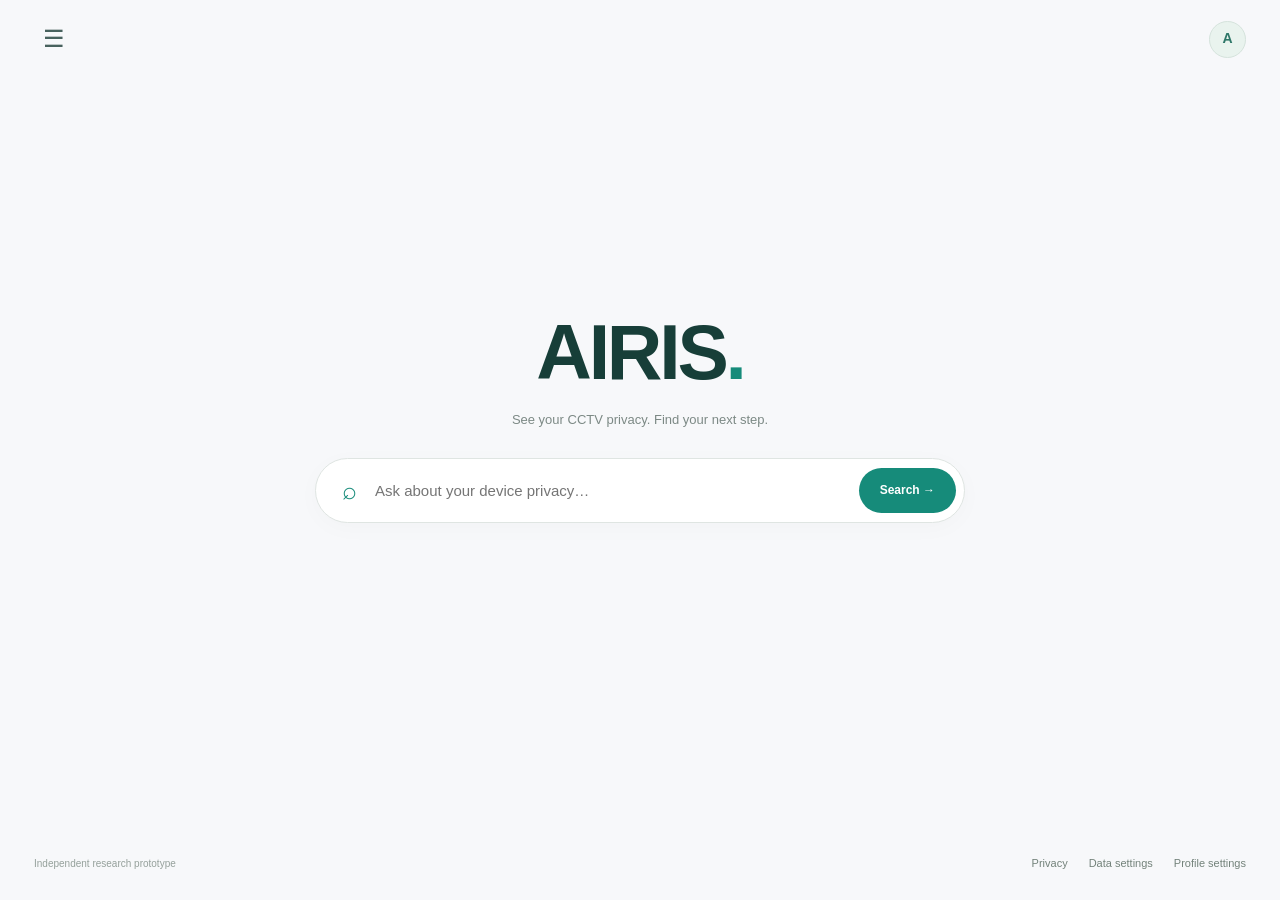
<file: index.html>
<!doctype html>
<html lang="en"><head><meta charset="utf-8"><meta name="viewport" content="width=device-width,initial-scale=1"><meta name="theme-color" content="#168b7a"><meta name="description" content="AIRIS helps you understand your smart-home privacy and find the right device controls."><title>AIRIS · Privacy Search</title><link rel="stylesheet" href="privacy/style.css?v=airis1"><script type="module" src="privacy/app.js?v=airis1"></script></head>
<body data-page="home">
<header class="airis-header"><div class="airis-header-left"><button id="nav-toggle" class="nav-icon" aria-label="Open navigation" aria-expanded="false" aria-controls="airis-drawer">☰</button><a class="airis-wordmark" href="./" data-home>AIRIS<span class="brand-dot">.</span></a></div><button id="profile-button" class="profile-button" aria-label="Profile settings">A</button></header>
<button id="drawer-backdrop" class="drawer-backdrop" aria-label="Close navigation" hidden></button>
<aside id="airis-drawer" class="airis-drawer" role="dialog" aria-modal="true" aria-label="AIRIS navigation" hidden><div class="drawer-heading"><a href="./" class="airis-wordmark" data-home>AIRIS<span class="brand-dot">.</span></a><button id="drawer-close" class="nav-icon" aria-label="Close navigation">×</button></div><button class="drawer-home" data-home>⌕ <span>Search</span></button><details id="profiles-menu" class="drawer-accordion"><summary><span>◈</span> Privacy Profile <b>⌄</b></summary><nav id="profile-links" aria-label="Product privacy profiles"></nav></details><details id="guides-menu" class="drawer-accordion"><summary><span>✧</span> Popular model guide <b>⌄</b></summary><nav id="guide-links" aria-label="Popular model guides"></nav></details><div class="drawer-settings"><span class="menu-label">AIRIS SETTINGS</span><button data-settings="privacy">Privacy</button><button data-settings="data">Data settings</button><button data-settings="profile">Profile settings</button></div><p class="drawer-footer">Independent privacy guidance</p></aside>
<div id="airis-content"><main class="airis-main" id="main-content">
<section class="search-hero" id="search-hero"><h1>AIRIS<span class="brand-dot">.</span></h1><p class="airis-tagline">See your CCTV privacy. Find your next step.</p><form id="search-form" class="main-search" role="search"><span aria-hidden="true">⌕</span><label class="sr-only" for="question">Ask AIRIS about your privacy</label><input id="question" type="search" maxlength="300" placeholder="Ask about your device privacy…" required autocomplete="off"><button aria-label="Search AIRIS">Search →</button></form></section>
<section id="guide-page" class="guide-page" aria-labelledby="guide-title" hidden><span class="eyebrow">POPULAR MODEL GUIDE</span><h2 id="guide-title" tabindex="-1">What would you like to know?</h2><nav id="guide-products" class="product-selector" aria-label="Choose a model guide"></nav><div id="guide-prompts" class="guide-prompts"></div><p class="guide-note">Explore a model, ask a question, then continue in eufy when you’re ready.</p></section>
<section id="result" class="agent-response" aria-labelledby="result-title" aria-live="polite" hidden></section>
<section id="product-page" class="section profile-card" hidden aria-labelledby="profile-title"><div class="product-page-nav"><button id="product-back" class="text-button">← Search AIRIS</button><a id="product-handoff" class="outline-link">Continue in eufy ↗</a></div><div class="profile-header"><div><span class="eyebrow">PRIVACY PROFILE</span><span class="evidence-tag">Research prototype</span><h1 id="profile-title">eufyCam S3 Pro</h1><p class="muted" id="profile-subtitle">Security camera · Living Room</p></div><div id="profile-art" aria-hidden="true"></div></div>
<div class="profile-note">Illustrative research scores · Not official eufy certification.</div>
<div class="score-grid"><button class="score-card exposure" data-view="exposure"><div class="score-top"><strong>Data Access Exposure</strong><span id="exposure-number">5<small>/10</small></span></div><p>Higher score = more potential exposure</p><div class="score-bar"><span style="width:50%"></span></div><p>Five factors. Tap to explore.</p><b>Why this rating? →</b></button><button class="score-card control" data-view="controls"><div class="score-top"><strong>User Control</strong><span id="control-number">8<small>/10</small></span></div><p>Higher score = more available choices</p><div class="score-bar"><span style="width:80%"></span></div><p>People, permissions and visibility.</p><b>Explore your controls →</b></button></div>
<div class="fact-grid"><button data-view="flow"><small>VIDEO STORAGE</small><strong>Local + optional cloud</strong><span>Example paths, setup dependent ↗</span></button><button data-query="Can eufy support see my videos?"><small>MANUFACTURER ACCESS</small><strong>Check conditions</strong><span>Not verified for your account ↗</span></button><button data-query="Who can see my camera?"><small>PEOPLE & ACCESS</small><strong>Owner + shared viewers</strong><span>Review Emma and James ↗</span></button><button data-view="evidence"><small>INFORMATION BASIS</small><strong>Research-coded example</strong><span>Inspect sources & limitations ↗</span></button></div>
<nav class="view-tabs" aria-label="Profile details"><button data-view="profile">Overview</button><button data-view="exposure">Exposure</button><button data-view="controls">Controls</button><button data-view="flow">Data Flow</button><button data-view="evidence">Evidence</button><button data-view="review">Review</button></nav><section id="detail" aria-labelledby="detail-title"></section>
</section>
<section id="settings-page" class="settings-page" aria-labelledby="settings-title" hidden><button id="settings-back" class="text-button">← Search AIRIS</button><h1 id="settings-title" tabindex="-1">Settings</h1><nav class="settings-tabs" aria-label="AIRIS settings"><button data-settings="privacy">Privacy</button><button data-settings="data">Data settings</button><button data-settings="profile">Profile settings</button></nav><div id="settings-content"></div><p id="settings-status" role="status" aria-live="polite"></p></section>
</main><footer class="airis-footer"><span>Independent research prototype</span><nav aria-label="Website settings"><button data-settings="privacy">Privacy</button><button data-settings="data">Data settings</button><button data-settings="profile">Profile settings</button></nav></footer></div>
<noscript><p>AIRIS search needs JavaScript. <a href="prototype/">Open the eufy demo</a>.</p></noscript></body></html>
</file>
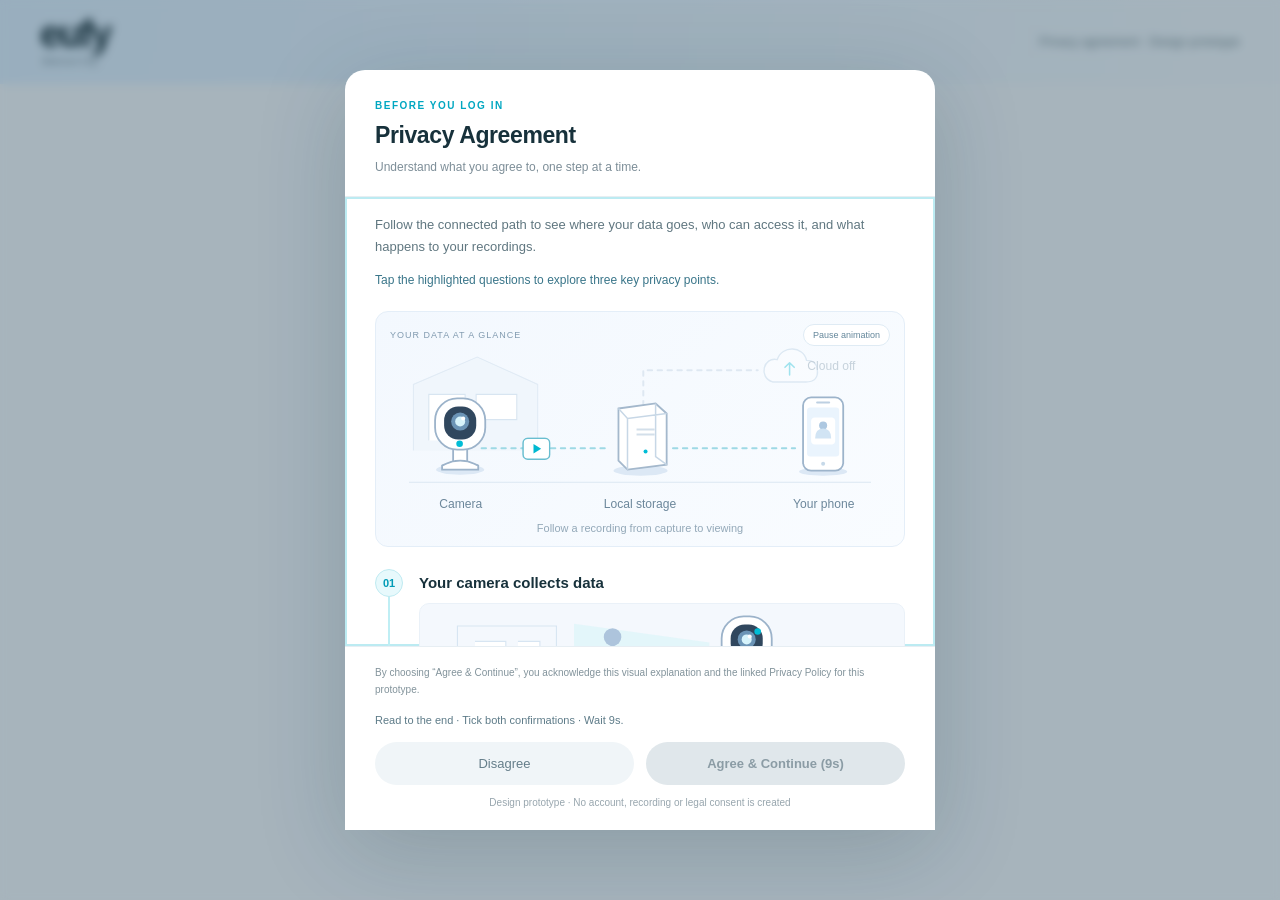
<file: agreement/index.html>
<!doctype html><html lang="en"><meta charset="utf-8"><meta name="viewport" content="width=device-width,initial-scale=1"><title>eufy · Privacy Agreement</title><link rel="stylesheet" href="styles.css?v=read-focus"><header><div class="logo">eufy<small>Security</small></div><span class="topnote">Privacy agreement · Design prototype</span></header><main><section class="login" id="login"><h1>Welcome to eufy Security</h1><p>Secure your home. Stay connected.<br><small>Interactive prototype · Please do not enter real credentials.</small></p><form id="loginform"><input aria-label="Email address" type="email" placeholder="Demo email (optional)"><input aria-label="Password" type="password" placeholder="Demo password (optional)"><button class="primary">Continue to Home</button></form><button class="primary demo-entry" id="enterhome" type="button">Enter Home →</button><p class="demo-hint">Continue to the original website. No account needed for this preview.</p><button class="textbutton" id="reopen">View Privacy Agreement</button></section></main>
<div class="overlay" id="overlay"><dialog open aria-labelledby="title" aria-describedby="description" aria-modal="true"><div class="modalhead"><span class="eyebrow">BEFORE YOU LOG IN</span><h2 id="title">Privacy Agreement</h2><p id="description">Understand what you agree to, one step at a time.</p></div><div class="scroll" tabindex="0" aria-label="Scrollable privacy agreement"><p class="intro">Follow the connected path to see where your data goes, who can access it, and what happens to your recordings.</p><p class="key-reading-hint">Tap the highlighted questions to explore three key privacy points.</p><div class="journey-art"><div class="art-toolbar"><span>YOUR DATA AT A GLANCE</span><button id="motion" type="button" aria-pressed="false">Pause animation</button></div><img id="heroart" class="hero-svg" src="journey.svg" alt="Camera → Local storage → Your phone. Cloud off by default."></div><div class="path">
<section class="step"><span class="number">01</span><h3>Your camera collects data</h3><div class="step-art"><img src="scene-1.svg" alt="A person crosses a room and the camera records movement."></div><p>Video and device information are collected. Audio is included only when enabled.</p><div class="chips"><span class="chip">Video</span><span class="chip">Audio, if enabled</span><span class="chip">Device information</span></div><details><summary>Why is this needed?</summary><p>Video enables live view and recordings. Device information helps connect and maintain the camera. Microphone access should be explained separately when enabled.</p></details></section>
<section class="step"><span class="number">02</span><h3>Your data travels to storage</h3><div class="step-art"><img src="scene-2.svg" alt="A recording moves to local storage. Cloud storage is an optional separate branch."></div><p>Recordings follow your device's storage settings. <strong class="key-inline">Cloud storage is a separate, optional choice</strong> in this prototype.</p><div class="chips"><span class="chip">Camera → Local storage</span><span class="chip">→ Cloud, if enabled</span></div><details class="key-detail" id="storage-key"><summary><span class="key-summary"><span class="key-badge">Key point</span><strong>Where are recordings stored?</strong><small>Local storage and optional cloud are different paths. <span class="key-tap">Tap to expand</span></small></span></summary><p>Local recordings stay on the configured camera or HomeBase. A real implementation must show the selected model's verified storage location, transfer method and retention period here. Account and connection services may still process data when video is stored locally.</p></details><label class="optional"><input id="cloud" type="checkbox"><span><strong>Enable cloud recording</strong><br>Optional. Off by default. No actual upload occurs in this preview.</span></label></section>
<section class="step"><span class="number">03</span><h3>Access has a person and a purpose</h3><div class="step-art"><img src="scene-3.svg" alt="The owner can view. An invited person receives selected permissions. A stranger has no invitation."></div><p>You access your camera to view your home. <strong class="key-inline">Invited people receive the permissions you give them.</strong></p><details class="key-detail" id="access-key"><summary><span class="key-summary"><span class="key-badge">Key point</span><strong>Who can view your camera?</strong><small>Check what access invited people receive. <span class="key-tap">Tap to expand</span></small></span></summary><p><strong>You:</strong> live view and recordings, to monitor your home.<br><strong>Invited users:</strong> only the access you choose, to share monitoring.<br><strong>Service providers:</strong> any processing needed to operate selected services must be named and explained in the full policy. This preview does not verify eufy's actual access practices.</p></details></section>
<section class="step"><span class="number">04</span><h3>You manage recordings and access</h3><div class="step-art"><img src="scene-4.svg" alt="Delete the original recording; a previously downloaded copy can remain on another phone."></div><p>Review sharing permissions and storage settings. <strong class="key-inline key-inline-caution">Deleting your recording may not remove copies someone has already downloaded.</strong></p><details class="key-detail key-detail-caution" id="copies-key"><summary><span class="key-summary"><span class="key-badge">Key point</span><strong>Does deleting remove every copy?</strong><small>Downloaded or shared copies may remain. <span class="key-tap">Tap to expand</span></small></span></summary><p>Retention and deletion timing depend on the device and service. A real agreement must state those periods. Shared or downloaded copies may remain outside your control. Account compromise, unintended sharing and service breaches can expose data; no system can promise zero risk.</p></details></section></div><div class="risk"><strong>About this preview</strong><br>This is a proposed interface for a university project, not an official eufy agreement. Data flows and permissions require verification against the device and current policy.</div><a href="https://www.eufy.com/au/privacy-policy" target="_blank" rel="noopener" class="policylink">Read full Privacy Policy ↗</a><p class="intro" style="margin:12px 0">The visual explanation accompanies the full policy. Optional cloud recording is a separate choice.</p><fieldset class="reading-confirmations"><legend>Before you continue</legend><label class="select-all-confirmations"><input type="checkbox" id="confirm-all"><span><strong>Select all</strong><small>Select both confirmations below.</small></span></label><label><input type="checkbox" id="confirm-read"><span>I have reviewed the explanation of collection, storage, access and deletion.</span></label><label><input type="checkbox" id="confirm-copies"><span>I understand that changing access or deleting a recording may not remove downloaded copies.</span></label><p>Cloud recording remains optional. You can continue with it off.</p></fieldset></div><div class="foot"><p id="consentcopy">By choosing “Agree & Continue”, you acknowledge this visual explanation and the linked Privacy Policy for this prototype.</p><p id="reading-status" role="status" aria-live="polite">Read to the end, select both confirmations, and wait 10 seconds.</p><div class="actions"><button class="secondary" id="decline">Disagree</button><button class="primary" id="agree" disabled aria-describedby="reading-status">Agree & Continue (10s)</button></div><div class="prototype">Design prototype · No account, recording or legal consent is created</div></div></dialog></div><div class="toast hidden" id="toast" role="status"></div><script src="app.js?v=read-focus"></script></html>
</file>
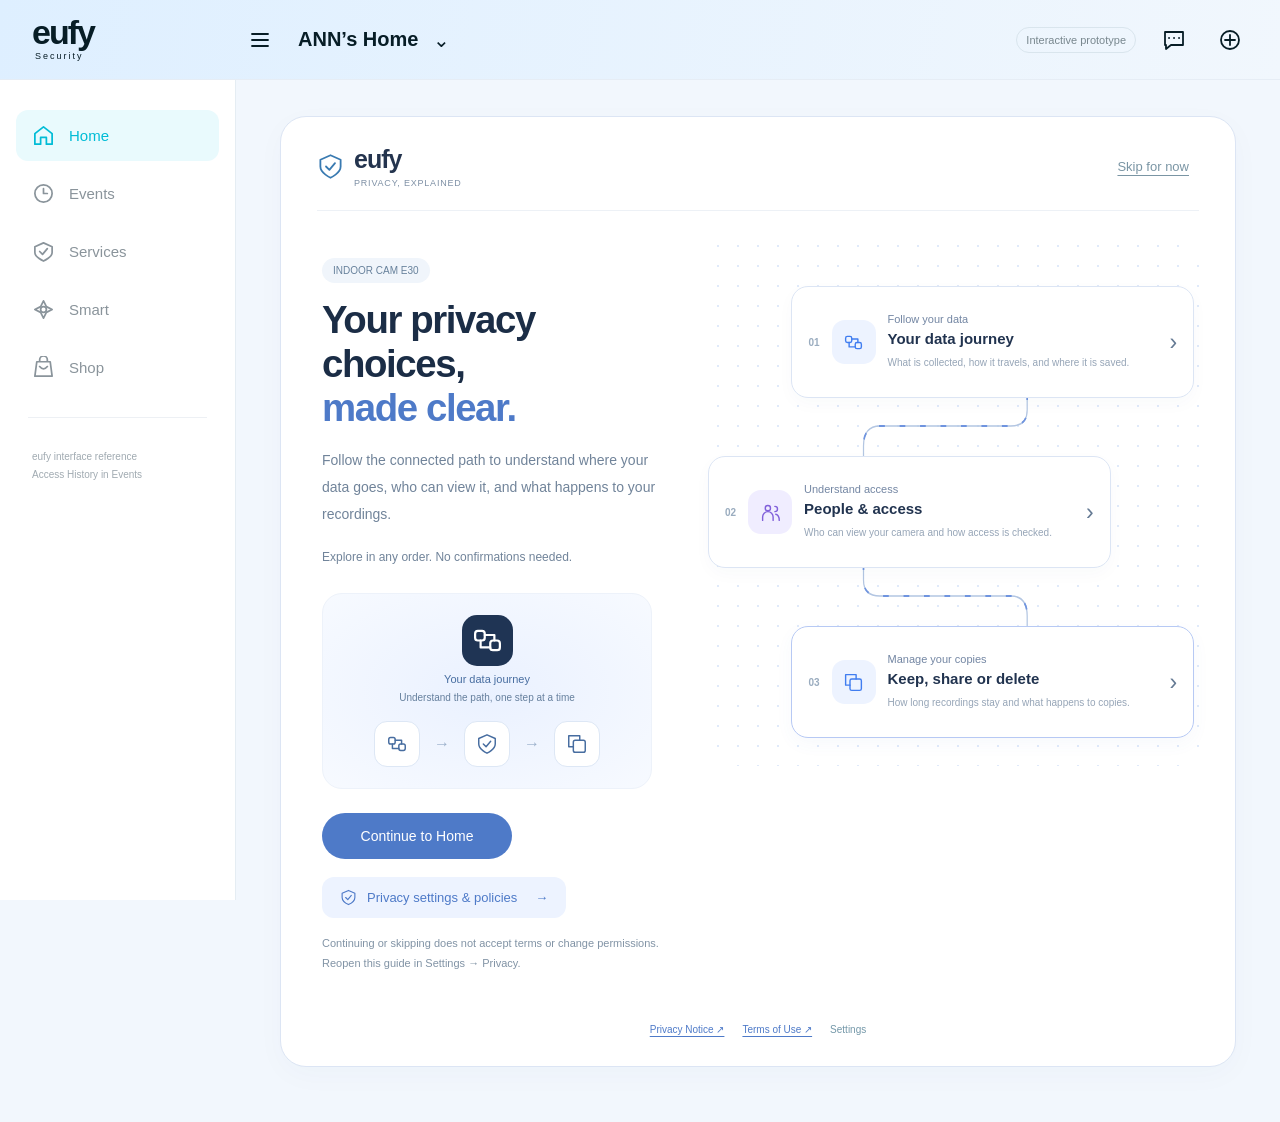
<file: prototype/index.html>
<!doctype html>
<html lang="en"><head><meta charset="utf-8"><meta name="viewport" content="width=device-width,initial-scale=1,viewport-fit=cover"><meta name="theme-color" content="#f1f6fc"><title>eufy · Access History Prototype</title><link rel="stylesheet" href="history/history.css?v=eufy-9"><link rel="stylesheet" href="eufy.css?v=clips-1"><link rel="stylesheet" href="onboarding/permissions.css?v=eufy-9"><link rel="stylesheet" href="privacy.css?v=eufy-9"><link rel="stylesheet" href="features.css?v=smart-controls-1"></head><body><main id="app" aria-label="eufy prototype content"></main><div id="notice" role="status" aria-live="polite"></div><script type="module" src="history/history.js?v=smart-controls-1"></script></body></html>
</file>
<file: privacy/style.css>
:root{--bg:#f5f6f8;--green:#168b7a;--green-light:#e8f6f2;--text:#111827;--soft:#667085;--border:#e4e7ec;font-family:Inter,-apple-system,BlinkMacSystemFont,"Segoe UI",Arial,sans-serif;color:var(--text);background:var(--bg);line-height:1.55;font-synthesis:none}*{box-sizing:border-box}body{margin:0}a{color:inherit;text-decoration:none}button,input{font:inherit}button{cursor:pointer}button,a{touch-action:manipulation}button:focus-visible,a:focus-visible,input:focus-visible{outline:3px solid #168b7a;outline-offset:3px}button:hover,a:hover{filter:brightness(.97)}.sr-only{position:absolute;width:1px;height:1px;padding:0;margin:-1px;overflow:hidden;clip:rect(0,0,0,0);white-space:nowrap;border:0}.app-shell{display:grid;grid-template-columns:285px minmax(0,1fr);min-height:100vh}.drawer{background:#f7f7f7;border-right:1px solid var(--border);padding:24px 18px}.platform-brand{display:flex;align-items:center;gap:10px;font-size:21px;font-weight:800;padding:0 8px 24px;letter-spacing:-.6px}.platform-brand small{display:block;font-size:9px;letter-spacing:1.6px;color:var(--green);margin-top:3px}.brand-symbol{font-size:39px;color:var(--green)}.account-card{background:#fff;border-radius:18px;padding:17px;display:flex;align-items:center;gap:12px}.avatar{width:44px;height:44px;background:#71c4de;color:white;font-weight:800;font-size:20px;display:grid;place-items:center;border-radius:50%}.account-card strong{font-size:14px}.account-card small{display:block;font-size:11px;color:var(--soft);margin-top:4px}.agent-box{background:white;border-radius:18px;padding:17px;margin-top:18px}.eyebrow{color:var(--green);font-size:10px;letter-spacing:1.4px;font-weight:800}.agent-box h2{font-size:17px;margin:6px 0 13px;letter-spacing:-.3px}.drawer-search{display:flex;border:1px solid var(--border);border-radius:12px;padding:4px;background:#fafafa}.drawer-search input{min-width:0;width:100%;border:0;background:transparent;padding:8px;font-size:12px}.drawer-search button,.main-search button{border:0;background:var(--green);color:white;border-radius:9px;padding:8px 12px;font-weight:700}.quick-question{display:block;background:none;border:0;padding:7px 0;color:var(--soft);text-align:left;font-size:11px}.quick-question:first-of-type{margin-top:9px}.menu-group{background:#fff;border-radius:18px;padding:14px 0;margin-top:18px;overflow:hidden}.menu-label{display:block;font-size:9px;letter-spacing:1.1px;color:#98a2b3;font-weight:800;padding:0 17px 9px}.menu-item{display:flex;gap:10px;align-items:center;min-height:43px;padding:9px 17px;width:100%;background:white;border:0;font-size:12px;text-align:left}.menu-item>span{font-size:19px;width:23px;text-align:center;color:#64748b}.menu-item b{margin-left:auto;color:#98a2b3;font-weight:400}.menu-item[aria-current=page]{background:var(--green-light);color:var(--green);font-weight:750}.sidebar-note{font-size:10px;line-height:1.8;color:#88919c;padding:8px 15px}.main{min-width:0}.topbar{height:76px;background:white;border-bottom:1px solid var(--border);display:flex;align-items:center;justify-content:space-between;gap:12px;padding:0 34px}.topbar strong{font-size:13px}.topbar span{display:block;font-size:10px;color:var(--soft);margin-top:3px}.outline-link{border:1px solid var(--border);padding:9px 13px;border-radius:10px;font-size:11px;font-weight:700;white-space:nowrap}.page{max-width:1250px;margin:auto;padding:34px 34px 24px}.search-hero{text-align:center;padding:15px 10px 20px}.search-hero h1{font-size:clamp(27px,3vw,38px);line-height:1.2;letter-spacing:-1.3px;margin:12px 0}.search-hero>p{color:var(--soft);font-size:13px;margin:13px 0 20px}.main-search{max-width:740px;margin:23px auto 0;display:flex;align-items:center;background:white;border:1px solid var(--border);padding:7px;border-radius:15px;box-shadow:0 10px 35px #0f172a09}.main-search>span{font-size:25px;padding:0 10px;color:var(--green)}.main-search input{flex:1;min-width:0;border:0;padding:11px 5px;background:transparent;font-size:14px}.main-search button{padding:12px 20px;border-radius:10px;font-size:13px;white-space:nowrap}.suggestions{display:flex;justify-content:center;gap:7px;flex-wrap:wrap;margin:15px auto 0}.suggestions button{font-size:10px;background:white;border:1px solid var(--border);border-radius:20px;padding:7px 10px;color:var(--soft)}.search-hero .search-note{font-size:10px;color:#98a2b3;margin:12px 0 0}.section{margin-top:30px}.section-heading{display:flex;align-items:center;justify-content:space-between;gap:10px}.section h2{font-size:25px;letter-spacing:-.7px;margin:4px 0 0}.muted{color:var(--soft);font-size:11px}.journey-box{background:white;border:1px solid var(--border);border-radius:20px;padding:21px;margin-top:16px}.journey-box>p{font-size:11px;color:var(--soft);margin:0 0 18px}.journey{display:grid;grid-template-columns:repeat(5,minmax(0,1fr));gap:10px}.journey button{position:relative;background:#fafafa;border:1px solid var(--border);border-radius:13px;padding:16px 12px;text-align:left;min-height:106px}.journey button:not(:last-child):after{content:'→';position:absolute;right:-10px;top:43%;z-index:1;font-size:12px;color:#98a2b3;background:white}.journey small{font-size:9px;color:#98a2b3;font-weight:800;letter-spacing:.5px}.journey strong{display:block;font-size:12px;margin:7px 0 6px}.journey span{display:block;font-size:10px;line-height:1.5;color:var(--soft)}.journey [aria-pressed=true]{background:var(--green-light);border-color:var(--green)}.journey [aria-pressed=true] strong{color:var(--green)}.current-location{background:#f8fafc;border-radius:10px;padding:11px 13px;margin-top:16px;font-size:10px}.current-location strong{color:var(--green)}.current-location>span{float:right;color:#98a2b3}.profile-card{background:white;border:1px solid var(--border);border-radius:22px;padding:27px}.profile-header{display:flex;justify-content:space-between;gap:18px}.profile-header h2{font-size:28px;margin-top:10px}.profile-header p{margin:5px 0 0}.evidence-tag{display:inline-block;padding:3px 8px;font-size:9px;border-radius:20px;background:#fff5df;color:#956120;margin-left:8px}.camera-icon{width:56px;height:64px;background:#eff2f5;border-radius:20px 20px 16px 16px;position:relative;flex-shrink:0;box-shadow:inset -6px -5px 8px #dfe4e8}.camera-icon span{display:block;width:34px;height:34px;margin:7px auto;background:#252e37;border-radius:50%;border:6px solid #414d57;box-shadow:inset 0 0 0 6px #111b25}.camera-icon:after{content:'';position:absolute;bottom:-8px;left:9px;width:38px;height:7px;background:#dae0e6;border-radius:8px}.profile-note{font-size:10px;margin-top:22px;padding:10px 12px;background:#fafbfc;color:#697586;border-radius:9px}.score-grid{display:grid;grid-template-columns:1fr 1fr;gap:16px;margin-top:18px}.score-card{border:0;border-radius:16px;padding:21px;text-align:left}.exposure{background:#edf4ff;color:#24518d}.control{background:#f3effc;color:#6751a7}.score-top{display:flex;align-items:center;justify-content:space-between;gap:8px}.score-top strong{font-size:14px}.score-top>span{font-size:30px;font-weight:800;line-height:1}.score-top small{font-size:14px;font-weight:500;color:var(--soft)}.score-card p{font-size:10px;color:var(--soft);margin:9px 0}.score-bar{height:7px;background:#0000000a;border-radius:20px;overflow:hidden;margin:16px 0}.score-bar span{display:block;height:100%;border-radius:20px;background:#3977cd}.control .score-bar span{background:#7862c6}.score-card b{font-size:11px}.fact-grid{display:grid;grid-template-columns:repeat(4,1fr);gap:10px;margin:18px 0 25px}.fact-grid button{background:white;border:1px solid var(--border);border-radius:12px;padding:13px;text-align:left;color:var(--text)}.fact-grid small{font-size:8px;letter-spacing:.5px;color:var(--soft)}.fact-grid strong{display:block;font-size:11px;margin:5px 0}.fact-grid span{font-size:9px;color:#98a2b3;display:block}.view-tabs{display:flex;gap:20px;border-bottom:1px solid var(--border);overflow-x:auto}.view-tabs button{padding:12px 0;border:0;border-bottom:2px solid transparent;background:white;color:var(--soft);font-size:12px;white-space:nowrap}.view-tabs [aria-current=page]{color:var(--green);border-color:var(--green);font-weight:750}#detail{padding-top:24px;scroll-margin-top:20px}#detail h3{font-size:21px;letter-spacing:-.4px;margin:0 0 7px}#detail>.muted{font-size:12px;line-height:1.8}.overview-grid,.control-grid{display:grid;grid-template-columns:1fr 1fr;gap:12px;margin-top:20px}.info-card{border:1px solid var(--border);border-radius:12px;padding:18px;text-align:left;background:white}.info-card h4{font-size:13px;margin:0 0 8px}.info-card p{font-size:11px;color:var(--soft);margin:0;line-height:1.8}.text-button{background:none;border:0;color:var(--green);font-weight:700;font-size:11px;padding:12px 0 0}.agent-response{border:1px solid #b5d9d0;border-radius:17px;padding:24px;background:#fff;margin-top:14px;box-shadow:0 10px 35px #0f172a07;scroll-margin-top:20px}.agent-response h2{font-size:20px;margin:10px 0}.agent-response .answer-summary{font-size:13px;color:#475467;line-height:1.8}.fact{margin-top:12px}.fact h3{font-size:12px;margin:0 0 4px}.fact p{font-size:11px;color:var(--soft);line-height:1.8;margin:0}.result-links{display:flex;gap:10px;flex-wrap:wrap;margin:18px 0 0}.continue{display:block;background:var(--green-light);border:1px solid #c5e4dc;border-radius:10px;padding:12px 15px;max-width:340px;flex:1;min-width:180px}.continue small{display:block;color:var(--green);font-size:9px;font-weight:750}.continue strong{display:block;font-size:12px;margin:4px 0}.continue span{display:block;font-size:10px;color:var(--soft);line-height:1.7}.boundary{font-size:10px;color:#98a2b3;margin:15px 0 0}.factor-list{display:grid;gap:9px;margin-top:20px}.factor-row{padding:15px;border:1px solid var(--border);border-radius:11px;display:grid;grid-template-columns:1fr auto;gap:15px}.factor-row strong{font-size:12px}.factor-row p{font-size:11px;color:var(--soft);margin:5px 0 0;line-height:1.8}.factor-row>b{font-size:16px;color:#3977cd}.factor-row.control-row>b{color:#7862c6}.data-flow{display:grid;grid-template-columns:repeat(4,1fr);gap:12px;margin:22px 0}.flow-node{text-align:center;border:1px solid var(--border);border-radius:12px;background:#fafafa;padding:20px 10px;position:relative;color:var(--text)}.flow-node strong{display:block;font-size:12px;margin:10px 0 6px}.flow-node span{font-size:10px;color:var(--soft)}.flow-node>b{font-size:25px;color:var(--green);font-weight:400}.flow-node[aria-pressed=true]{background:var(--green-light);border-color:var(--green)}.flow-node:not(:last-child):after{content:'→';position:absolute;right:-14px;top:45%;background:white;color:#98a2b3;z-index:1}.flow-detail{padding:17px;background:#f8fafc;border-radius:11px;font-size:12px;color:var(--soft);line-height:1.8}.flow-detail strong{color:var(--text)}.evidence-list{display:grid;gap:11px;margin-top:20px}.evidence-list article{border:1px solid var(--border);border-radius:11px;padding:17px}.evidence-list h4{font-size:13px;margin:0 0 5px}.evidence-list p{font-size:11px;color:var(--soft);margin:6px 0}.evidence-list a{color:var(--green);font-size:11px;font-weight:700}.status-tag{display:inline-block;font-size:9px;background:#fff5df;color:#94611a;padding:3px 7px;border-radius:20px}.disclosure{margin-top:24px;padding:20px 4px;color:var(--soft);border-bottom:1px solid var(--border)}.disclosure strong{font-size:11px}.disclosure p{font-size:10px;line-height:1.9;margin:6px 0}footer{font-size:9px;color:#98a2b3;display:flex;justify-content:space-between;gap:15px;padding:21px 0}details{border:1px solid var(--border);border-radius:10px;padding:14px;margin-top:12px;font-size:12px}summary{cursor:pointer;font-weight:650}details p{font-size:11px;color:var(--soft);line-height:1.8}table{width:100%;border-collapse:collapse;font-size:11px;margin-top:16px}caption{text-align:left;font-weight:750;margin-bottom:9px}td,th{text-align:left;padding:10px;border-bottom:1px solid var(--border);vertical-align:top}td:nth-child(2){white-space:nowrap}[hidden]{display:none!important}@media(min-width:1500px){.app-shell{grid-template-columns:310px 1fr}.page{padding-top:45px}.drawer{padding:28px 22px}.menu-item{font-size:14px;min-height:48px}}@media(max-width:1050px){.app-shell{grid-template-columns:245px minmax(0,1fr)}.drawer{padding:20px 12px}.page{padding:25px 22px}.topbar{padding:0 22px}.journey{gap:7px}.journey button{padding:13px 8px}.journey strong{font-size:10px}.journey span{font-size:9px}.fact-grid{grid-template-columns:1fr 1fr}.current-location>span{display:none}.topbar strong{font-size:11px}}@media(max-width:750px){.app-shell{display:block}.drawer{border-right:0;border-bottom:1px solid var(--border);padding:15px 18px}.platform-brand{padding:0;font-size:18px}.brand-symbol{font-size:30px}.drawer>.account-card,.drawer>.agent-box,.drawer>.menu-group,.sidebar-note{display:none}.topbar{height:auto;min-height:67px;padding:12px 18px}.topbar strong{font-size:10px}.topbar span{font-size:9px}.outline-link{font-size:10px;padding:8px}.page{padding:22px 16px}.search-hero{padding:8px 0 10px}.search-hero h1{font-size:28px;letter-spacing:-.9px}.search-hero>p{font-size:12px}.main-search input{font-size:12px}.main-search button{font-size:11px;padding:11px}.suggestions button{font-size:9px}.journey{grid-template-columns:repeat(2,1fr);gap:10px}.journey button{min-height:92px;padding:13px}.journey button:first-child{grid-column:1/-1;min-height:70px}.journey button:after{display:none}.journey strong{font-size:12px}.journey span{font-size:10px}.journey-box{padding:16px}.section-heading>.muted{display:none}.section h2{font-size:24px}.profile-card{padding:20px 16px}.profile-header h2{font-size:23px}.camera-icon{transform:scale(.8);transform-origin:top right}.score-grid{gap:9px}.score-card{padding:15px 12px}.score-top{align-items:flex-start}.score-top strong{font-size:11px;max-width:100px}.score-top>span{font-size:25px}.score-top small{font-size:11px}.score-card p{font-size:9px}.score-card b{font-size:10px}.fact-grid{gap:8px}.fact-grid button{padding:11px}.view-tabs{gap:18px}.view-tabs button{font-size:11px}.overview-grid,.control-grid{grid-template-columns:1fr}.data-flow{grid-template-columns:1fr 1fr}.flow-node:after{display:none}.agent-response{padding:19px}.continue{max-width:none}footer{flex-wrap:wrap}}@media(prefers-reduced-motion:reduce){*{scroll-behavior:auto!important}}
/* Visual privacy explanations: details stay available on demand. */
.v-art{display:inline-flex;align-items:center;justify-content:center;color:#168b7a;flex-shrink:0}.v-art svg{display:block;width:100%;height:100%}.visual-overview{display:grid;grid-template-columns:repeat(4,1fr);gap:12px;margin-top:22px}.visual-card{padding:22px 16px;border:1px solid var(--border);border-radius:15px;background:linear-gradient(155deg,#f7fbfa,#fff)}.visual-card>.v-art{width:78px;height:78px;background:#e8f6f2;border-radius:22px;padding:10px;margin-bottom:15px}.visual-card h4{font-size:14px;margin:0 0 5px}.visual-card p{font-size:11px;color:var(--soft);margin:0;line-height:1.6}.visual-score{display:flex;align-items:center;gap:25px;background:#f1f6ff;border:1px solid #dce8fa;border-radius:17px;padding:22px 26px;margin:20px 0}.score-dial{position:relative;width:116px;height:116px;flex-shrink:0}.score-dial>svg{width:100%;height:100%}.score-dial>span{position:absolute;inset:0;display:flex;align-items:center;justify-content:center;gap:2px;color:#24518d}.score-dial b{font-size:39px;letter-spacing:-2px}.score-dial small{font-size:15px;color:#6c80a0;align-self:center;margin-top:12px}.visual-score h4{font-size:21px;margin:7px 0;color:#24518d}.visual-score p{font-size:12px;color:#526989;margin:0 0 9px}.visual-score>div>small{font-size:10px;color:#7889a4}.exposure-gallery{display:grid;grid-template-columns:repeat(5,minmax(0,1fr));gap:10px}.exposure-tile{position:relative;border:1px solid #e0e7ef;background:#fff;border-radius:14px;text-align:center;padding:12px 8px 16px;color:#273c58;min-width:0}.exposure-tile[aria-pressed=true]{border-color:#3977cd;background:#f1f6ff;box-shadow:0 0 0 1px #3977cd inset}.exposure-tile strong{display:block;font-size:11px;line-height:1.5;min-height:34px;margin-top:9px}.v-scene{height:88px;position:relative;display:flex;align-items:center;justify-content:center;gap:1px;background:#f3f7fc;border-radius:11px;overflow:hidden}.v-scene>.v-art:first-child{width:53%;height:64px;color:#3977cd;align-self:flex-start;margin-top:7px}.v-scene>.v-art:last-child{width:40%;height:47px;color:#8299ba;align-self:flex-end;margin-bottom:9px}.scene-connection{color:#8ba7cb;position:absolute;left:43%;top:40%;font-size:17px;transform:rotate(30deg)}.scene-people{background:#eff7f5}.scene-people>.v-art:first-child{color:#168b7a}.scene-cloud{background:#f0f5ff}.scene-processing{background:#f5f1fc}.scene-processing>.v-art:first-child{color:#7862c6}.scene-copies{background:#fff7e9}.scene-copies>.v-art:first-child{color:#bd8637}.point-dots{display:flex;gap:5px;justify-content:center;margin:10px 0 5px}.point-dots i{display:block;width:15px;height:6px;border-radius:8px;background:#dfe7f1}.point-dots i.filled{background:#3977cd}.tile-score{font-size:10px;color:#6c80a0}.factor-inspector{background:#fafbfd;border:1px solid #e1e8f1;border-radius:13px;padding:18px 20px;margin-top:14px}.inspector-head{display:flex;align-items:center;gap:10px}.inspector-head .v-art{width:32px;height:32px;color:#3977cd}.inspector-head h4{font-size:14px;margin:0}.point-pill{font-size:11px;border-radius:20px;background:#e8effb;color:#3977cd;padding:3px 9px;margin-left:auto}.factor-inspector>p{font-size:13px;margin:10px 0 5px;color:#475467}.factor-inspector>small{font-size:10px;color:#8a95a5}.more-detail{border:0;border-top:1px solid var(--border);border-radius:0;padding:12px 0 0;margin-top:14px}.more-detail summary{font-size:11px;color:var(--soft);font-weight:550}.more-detail p{font-size:12px;line-height:1.8;margin:12px 0 0}.continue{display:flex;align-items:center;gap:10px;min-width:180px;max-width:none;padding:13px;background:#f1f8f5}.continue>.v-art{width:34px;height:34px}.continue .action-label{display:block}.continue small{font-size:9px}.continue strong{font-size:12px;margin:3px 0 0}.continue .action-label strong{color:#173b35}.continue:focus-visible{outline-offset:3px}.people-visuals{display:grid;grid-template-columns:1fr 1fr;gap:16px;margin-top:22px}.person-card{border:1px solid var(--border);border-radius:16px;padding:22px;text-align:center;background:#fff}.person-illustration{width:114px;height:114px;border-radius:50%;background:#e7f3f5;margin:0 auto 15px;position:relative;display:grid;place-items:center;overflow:hidden}.person-illustration>.v-art{width:91px;height:105px;color:#4e91a4;transform:translateY(13px)}.person-illustration.james{background:#f0ecfa}.person-illustration.james>.v-art{color:#8c73bd}.person-initial{position:absolute;bottom:7px;right:8px;background:white;border:2px solid #dfebee;width:28px;height:28px;border-radius:50%;font-size:12px;font-weight:750;color:#557381;display:grid;place-items:center}.person-card h4{font-size:19px;margin:0}.person-card>p{font-size:12px;color:var(--soft);margin:3px 0 18px}.person-card .continue{justify-content:center;text-align:left}.person-card .continue .v-art{display:none}.visibility-legend{margin:23px 0 0;background:#fafbfc;border:1px solid var(--border);padding:19px;border-radius:14px}.visibility-legend>h4{font-size:13px;margin:0 0 15px}.visibility-modes{display:grid;grid-template-columns:repeat(4,1fr);gap:12px}.visibility-modes>div{text-align:center;border-left:1px solid #e7ebef}.visibility-modes>div:first-child{border-left:0}.visibility-modes .v-art{height:67px;width:67px;color:#60798e}.visibility-modes span:not(.v-art){display:block;font-size:11px;margin-top:5px;color:#657382}.factor-row{display:flex;justify-content:space-between;align-items:center;padding:11px 14px}.flow-board{height:330px;position:relative;margin:20px 0 12px;background:linear-gradient(180deg,#f5f9ff 0%,#fcfefd 75%);border:1px solid #e0e8ec;border-radius:16px;overflow:hidden}.flow-wires{position:absolute;inset:0;width:100%;height:100%;fill:none;stroke-width:2;stroke-linejoin:round;stroke:#78ad9c}.flow-wires .cloud-wire{stroke:#7da4d4;stroke-dasharray:5 5}.flow-wires .copy-wire{stroke:#a89ac1;stroke-dasharray:4 4}.flow-wires .arrow-head{stroke:#78ad9c}.map-node{position:absolute;width:20%;height:100px;border:1px solid #dfe7e9;background:white;border-radius:13px;display:flex;flex-direction:column;align-items:center;justify-content:center;gap:2px;color:#344859;padding:7px;box-shadow:0 4px 10px #25434d04}.map-node>.v-art{width:48px;height:48px}.map-node strong{font-size:12px}.map-node small{font-size:9px;color:#7a8b94}.map-node[aria-pressed=true]{border-color:var(--green);box-shadow:0 0 0 1px var(--green)}.map-camera{left:4%;top:51%}.map-local{left:37%;top:51%}.map-app{left:73%;top:51%}.map-cloud{left:53%;top:8%;border-style:dashed;border-color:#9fb8da}.map-cloud .v-art{color:#3977cd}.map-copy{left:36%;top:83%;height:50px;width:23%;flex-direction:row;gap:8px;border-color:#d6cde5}.map-copy>.v-art{width:31px;height:31px;color:#8b79a3}.map-copy small{display:none}.map-copy strong{font-size:10px}.path-label{position:absolute;font-size:8px;letter-spacing:.8px;font-weight:750;color:#7b9d92;pointer-events:none}.path-local{left:27%;top:60%}.path-cloud{left:24%;top:21%;color:#809dbd}.path-copy{left:64%;top:92%;color:#a191b6}.flow-inspector{display:flex;align-items:center;gap:14px;background:#fafbfc;border-radius:13px;border:1px solid var(--border);padding:17px}.flow-inspector>.v-art{width:43px;height:43px}.flow-inspector>div{flex:1}.flow-inspector h4{margin:0 0 4px;font-size:13px}.flow-inspector p{font-size:12px;line-height:1.6;color:var(--soft);margin:0}.flow-inspector .continue{flex:0 0 auto;min-width:150px;font-size:10px;padding:10px}.flow-inspector .continue>.v-art{display:none}.evidence-visuals{display:grid;grid-template-columns:repeat(4,1fr);gap:12px;margin-top:22px}.evidence-card{padding:18px 14px;border-radius:14px;background:#fafbfc;margin:0;min-width:0}.evidence-card summary{list-style:none;text-align:center}.evidence-card summary::-webkit-details-marker{display:none}.evidence-card .v-art{width:76px;height:76px;display:flex;margin:0 auto 12px;padding:8px;background:#edf4f1;border-radius:21px}.evidence-card:nth-child(2) .v-art{color:#3977cd;background:#edf4ff}.evidence-card:nth-child(3) .v-art{color:#7862c6;background:#f3effc}.evidence-card:nth-child(4) .v-art{color:#bd8637;background:#fff5df}.evidence-card summary strong{font-size:12px;display:block;margin:10px 0 7px}.evidence-card summary small{font-size:10px;color:#8b96a5;font-weight:400}.evidence-card>p{font-size:11px;line-height:1.8}.rating-scale{display:flex;gap:12px;margin:20px 0;padding:17px;border:1px solid var(--border);border-radius:12px;align-items:center}.rating-scale>h4{font-size:12px;flex:1;margin:0}.rating-scale>div{display:flex;align-items:center;gap:7px;font-size:10px;color:var(--soft)}.rating-scale b{background:#edf4ff;color:#3977cd;width:28px;height:28px;border-radius:8px;display:grid;place-items:center;font-size:14px}.visual-timeline{position:relative;margin:22px 0;border:1px solid var(--border);border-radius:15px;padding:12px 22px;background:#fcfdfd}.timeline-visit{display:flex;align-items:center;gap:18px;padding:20px 0}.timeline-visit+article{border-top:1px dashed #dce4e8}.timeline-visit>time{font-size:15px;font-weight:750;color:#65817b;font-variant-numeric:tabular-nums}.timeline-visit>.v-art{width:57px;height:57px;padding:7px;border-radius:50%;background:#e8f2f0}.timeline-visit>div:not(.visit-kind){flex:1}.timeline-visit strong{font-size:15px}.timeline-visit span{display:block;font-size:11px;color:var(--soft)}.visit-kind{display:flex;align-items:center;gap:7px;background:#f0f4fa;padding:8px 13px;border-radius:10px}.visit-kind>.v-art{width:27px;height:27px;color:#6d8cac}.answer-visual{display:flex;align-items:flex-start;gap:17px;margin-top:12px}.answer-visual>.v-art{width:65px;height:65px;border-radius:18px;background:#eef7f3;padding:10px}.answer-visual>div{flex:1}.answer-visual h2{margin:0 0 7px}.answer-visual .answer-summary{margin:0;max-width:640px}.agent-response .more-detail{margin-top:16px}.agent-response .result-links{margin-top:12px}.section-heading h2{line-height:1.3}
@media(max-width:1150px){.visual-overview,.evidence-visuals{grid-template-columns:repeat(2,1fr)}.exposure-gallery{grid-template-columns:repeat(3,1fr)}.exposure-tile strong{min-height:auto}.v-scene{height:102px}.v-scene>.v-art:first-child{height:74px}.v-scene>.v-art:last-child{height:56px}.exposure-gallery .exposure-tile:nth-child(4){grid-column:1}.flow-inspector{flex-wrap:wrap}.flow-inspector .continue{margin-left:55px;max-width:260px}.rating-scale{flex-wrap:wrap}.rating-scale>h4{flex-basis:100%}}
@media(max-width:750px){.visual-score{gap:17px;padding:17px}.score-dial{width:90px;height:90px}.score-dial b{font-size:32px}.visual-score h4{font-size:17px}.visual-score .eyebrow{font-size:8px}.visual-score p{font-size:10px}.visual-score>div>small{font-size:9px}.exposure-gallery{gap:9px}.v-scene{height:83px}.exposure-tile{padding:8px 6px 12px}.exposure-tile strong{font-size:10px;min-height:30px}.v-scene>.v-art:first-child{height:57px}.v-scene>.v-art:last-child{height:43px}.people-visuals{gap:10px}.person-card{padding:18px 12px}.person-illustration{width:88px;height:88px}.person-illustration>.v-art{width:73px;height:87px}.person-card .continue{min-width:0;padding:11px 8px}.person-card .continue strong{font-size:10px}.person-card h4{font-size:17px}.visibility-legend{padding:16px 9px}.visibility-modes{gap:4px}.visibility-modes .v-art{width:53px;height:53px}.visibility-modes span:not(.v-art){font-size:9px}.flow-board{height:auto;display:grid;grid-template-columns:1fr 1fr;gap:20px 12px;padding:18px;overflow:visible}.flow-wires,.path-label{display:none}.map-node{position:relative;inset:auto!important;width:auto!important;height:112px;min-width:0}.map-camera{grid-column:1/-1}.map-app{grid-column:1/-1;grid-row:3}.map-copy{grid-column:1/-1;height:62px}.map-camera:after{content:'↓';position:absolute;bottom:-22px;color:#78ad9c}.map-local:after,.map-cloud:after{content:'↓';position:absolute;bottom:-22px;color:#78ad9c}.map-app:after{content:'↓';position:absolute;bottom:-22px;color:#a191b6}.map-copy small{display:block}.map-copy strong{font-size:12px}.flow-inspector{gap:10px}.flow-inspector>.v-art{width:35px}.flow-inspector p{font-size:11px}.flow-inspector .continue{margin-left:0;flex-basis:100%;max-width:none}.visual-overview,.evidence-visuals{gap:10px}.visual-card{padding:17px 13px}.visual-card>.v-art{height:68px;width:68px}.visual-card h4{font-size:12px}.evidence-card{padding:17px 11px}.evidence-card .v-art{height:65px;width:65px}.timeline-visit{gap:10px}.timeline-visit>.v-art{width:44px;height:44px}.timeline-visit>time{font-size:12px}.visual-timeline{padding:9px 13px}.visit-kind{padding:7px}.visit-kind>.v-art{display:none}.answer-visual{gap:11px}.answer-visual>.v-art{width:47px;height:47px;padding:6px}.answer-visual h2{font-size:17px}.answer-visual .answer-summary{font-size:12px}.rating-scale{gap:9px}.rating-scale>div{font-size:9px}.continue .action-label strong{font-size:11px}}

.fact-grid>button>.v-art{width:37px;height:37px;display:flex;margin-bottom:9px}.fact-grid>button:nth-child(2)>.v-art{color:#3977cd}.fact-grid>button:nth-child(3)>.v-art{color:#7862c6}.score-top>strong{display:flex;align-items:center;gap:8px}.score-top>strong>.v-art{width:25px;height:25px;color:inherit}.journey>button>.v-art{position:absolute;right:10px;top:10px;width:23px;height:23px;opacity:.55}.journey>button>small{padding-right:20px;display:block}.path-copy{top:96%;left:64%}@media(max-width:750px){.score-top>strong>.v-art{display:none}.journey>button>.v-art{width:26px;height:26px}.journey>button:first-child>.v-art{top:20px;right:18px}.fact-grid>button>.v-art{width:32px;height:32px}}
.product-selector{display:grid;grid-template-columns:repeat(3,minmax(0,1fr));gap:12px;margin:22px auto 16px;max-width:800px}.product-choice{background:white;border:1px solid var(--border);border-radius:14px;text-align:left;padding:16px;display:grid;grid-template-columns:52px 1fr;column-gap:12px;align-items:center;color:var(--text)}.product-choice>.v-art{grid-row:1/3;width:52px;height:65px}.product-choice strong{font-size:13px;align-self:end}.product-choice small{font-size:10px;color:var(--soft);align-self:start;margin-top:4px}.product-choice[aria-pressed=true]{border-color:var(--green);background:#edf7f3;box-shadow:0 0 0 1px var(--green) inset}#profile-art>.v-art{width:77px;height:85px;padding:6px;border-radius:17px;background:#eef6f3}.score-top>.unrated{font-size:17px;letter-spacing:-.3px}.cleaning-flow{display:grid;grid-template-columns:repeat(3,1fr);gap:18px;margin:22px 0}.cleaning-flow>article{position:relative}.cleaning-flow>article:not(:last-child):after{content:'→';position:absolute;right:-15px;top:40%;color:var(--green);z-index:1}.people-visuals>.person-card:only-child{grid-column:1/-1;max-width:440px;width:100%;justify-self:center}.exposure-tile>small{font-size:10px;color:var(--soft);display:block;margin-top:12px}@media(max-width:1100px){.product-choice{grid-template-columns:1fr;text-align:center;justify-items:center;padding:13px 9px}.product-choice>.v-art{grid-row:auto;width:49px;height:55px;margin-bottom:8px}.product-choice strong{font-size:11px}.product-choice small{font-size:9px}}@media(max-width:550px){.product-selector{gap:7px}.product-choice{padding:12px 6px}.product-choice strong{font-size:10px}.product-choice small{font-size:8px}.product-choice>.v-art{width:42px;height:48px}.cleaning-flow{grid-template-columns:1fr;gap:18px}.cleaning-flow>article:not(:last-child):after{content:'↓';right:48%;top:auto;bottom:-20px}}
.research-track{position:relative!important;height:10px!important;margin:22px 0 17px!important;border-radius:0!important;overflow:visible!important}.exposure-track{background:linear-gradient(90deg,#349c80 0 20%,#9bb24e 20% 40%,#d8b944 40% 60%,#cd8752 60% 80%,#b34661 80% 100%)!important}.control-track{background:linear-gradient(90deg,#b34661 0 20%,#cd8752 20% 40%,#d8b944 40% 60%,#9bb24e 60% 80%,#349c80 80% 100%)!important}.research-track>.research-marker{position:absolute;top:-9px;transform:translateX(-50%);width:0!important;height:0!important;background:none!important;border-left:5px solid transparent;border-right:5px solid transparent;border-top:7px solid #173b35;border-radius:0!important}.research-track>.research-range{position:absolute;top:-4px;height:18px!important;border:1px solid #527380;background:repeating-linear-gradient(90deg,#fff 0 5px,#b9cccb 5px 7px)!important;border-radius:0!important}.research-range:before,.research-range:after{content:'';position:absolute;top:-10px;border-left:4px solid transparent;border-right:4px solid transparent;border-top:6px solid #173b35}.research-range:before{left:-4px}.research-range:after{right:-4px}
/* AIRIS: search-first entry; device information lives on product pages. */
body{background:#f7f8fa}button,a,input,select,summary{touch-action:manipulation}.airis-header{height:78px;padding:0 34px;display:flex;align-items:center;justify-content:space-between;background:transparent}.airis-header-left{display:flex;align-items:center;gap:19px}.airis-wordmark{font-weight:800;letter-spacing:-1px;font-size:25px;color:#193c39}.brand-dot{color:#168b7a}.nav-icon{display:grid;place-items:center;border:0;background:transparent;color:#48625e;width:40px;height:40px;font-size:24px;border-radius:50%}.nav-icon:hover{background:#eaf0ed}.profile-button{width:37px;height:37px;border:1px solid #d5e3dc;background:#e9f3ee;color:#2e7768;border-radius:50%;font-weight:750;font-size:14px}.airis-main{width:calc(100% - 48px);max-width:1080px;margin:0 auto;flex:1}.airis-content,#airis-content{display:flex;flex-direction:column;min-height:calc(100vh - 78px)}body[data-page=home] .airis-header .airis-wordmark{visibility:hidden}body[data-page=home] .airis-main{max-width:none;width:100%;display:flex;align-items:center;justify-content:center}.search-hero{width:100%;max-width:760px;margin:0 auto;padding:34px 0;text-align:center}.search-hero h1{font-size:66px;font-weight:800;letter-spacing:-3.2px;line-height:1.05;margin:0 0 17px;color:#173e38}.search-hero .airis-tagline{font-size:13px;line-height:1.6;color:#7c8985;margin:0 0 27px}.main-search{max-width:650px;border-radius:35px;padding:7px 8px 7px 16px;box-shadow:0 5px 24px #183d3306;margin:0 auto;border-color:#dfe5e2}.main-search:focus-within{border-color:#8bbdaf;box-shadow:0 5px 25px #183d330b}.main-search input{padding:13px 8px;font-size:15px;outline:none}.main-search>span{font-size:25px}.main-search button{border-radius:27px;padding:13px 21px;font-size:12px}.main-search input:focus-visible{outline:none}body[data-page=home] .search-hero{padding:0 24px 70px}body[data-page=home] .search-hero h1{font-size:77px}.airis-footer{max-width:none;border:0;padding:23px 34px;display:flex;justify-content:space-between;align-items:center;font-size:10px;color:#95a09b;gap:15px;background:transparent}.airis-footer nav{display:flex;gap:21px}.airis-footer button{border:0;background:transparent;color:#73827a;font-size:11px;padding:5px 0}.airis-footer button:hover{color:#168b7a}.drawer-backdrop{position:fixed;inset:0;z-index:1000;border:0;background:#15332d38;width:100%;height:100%;padding:0}.airis-drawer{position:fixed;left:0;top:0;bottom:0;z-index:1001;width:310px;max-width:87vw;overflow:auto;background:#fff;padding:24px 20px;box-shadow:8px 0 30px #163b2f0a;display:flex;flex-direction:column}.drawer-heading{display:flex;align-items:center;justify-content:space-between;margin-bottom:25px}.drawer-heading .airis-wordmark{font-size:26px}.drawer-heading .nav-icon{font-size:29px}.drawer-home{border:0;background:#edf6f1;color:#227562;border-radius:10px;display:flex;align-items:center;gap:13px;padding:13px 15px;text-align:left;font-weight:650;font-size:15px;margin:0 0 15px}.drawer-home>span{font-size:13px}.drawer-accordion{border:0;border-bottom:1px solid #eef1ef;border-radius:0;padding:0;margin:0}.drawer-accordion>summary{display:flex;align-items:center;gap:12px;padding:16px 10px;font-size:13px;font-weight:650;list-style:none;color:#38514b}.drawer-accordion>summary::-webkit-details-marker{display:none}.drawer-accordion>summary>span{font-size:19px;width:21px;text-align:center;color:#5a8d7d}.drawer-accordion>summary>b{margin-left:auto;font-size:15px;color:#8c9d94;font-weight:400}.drawer-accordion[open]>summary>b{transform:rotate(180deg)}.drawer-accordion>nav{padding:0 0 12px 12px}.drawer-product,.drawer-accordion .product-choice{display:flex;align-items:center;gap:9px;background:transparent;border:0;width:100%;border-radius:9px;padding:11px 8px;text-align:left;color:#60746b;box-shadow:none;min-height:51px}.drawer-product .v-art,.drawer-accordion .product-choice .v-art{width:34px;height:34px;grid-row:auto;margin:0}.drawer-product strong,.drawer-accordion .product-choice strong{font-size:11px;font-weight:550}.drawer-accordion .product-choice small{display:none}.drawer-product[aria-current=page]{color:#168b7a;background:#edf7f1}.drawer-settings{margin-top:28px;padding:0 10px}.drawer-settings .menu-label{padding:0 0 12px;font-size:9px;letter-spacing:1.4px;color:#a1aca6}.drawer-settings button{display:block;border:0;background:transparent;font-size:12px;color:#65796e;padding:11px 0;text-align:left;width:100%}.drawer-settings [aria-current=page]{color:#168b7a;font-weight:700}.drawer-footer{margin:auto 0 0;padding:30px 10px 0;color:#a3afa7;font-size:10px}.nav-open{overflow:hidden}body[data-page=search] .search-hero,body[data-page=guide] .search-hero{padding:22px 0 30px}body[data-page=search] .search-hero h1,body[data-page=guide] .search-hero h1{font-size:35px;letter-spacing:-1.2px;margin-bottom:9px}body[data-page=search] .airis-tagline,body[data-page=guide] .airis-tagline{font-size:11px;margin-bottom:19px}.agent-response{margin:0 auto 30px;max-width:900px;padding:28px;border-color:#dfe8e3;box-shadow:none}.answer-context{display:flex;align-items:center;gap:8px;color:#608475;font-size:10px;padding-bottom:16px}.answer-context .v-art{width:27px;height:27px}.answer-context .text-button{margin-left:auto;padding:0;font-size:10px}.agent-response>.eyebrow{font-size:9px}.answer-visual h2{font-size:22px}.answer-visual .answer-summary{font-size:13px}.answer-visual>.v-art{width:57px;height:57px}.product-page-nav{display:flex;align-items:center;justify-content:space-between;gap:14px;border-bottom:1px solid #edf0ee;padding-bottom:20px;margin-bottom:25px}.product-page-nav .text-button{padding:0;color:#70847a}.profile-card{margin:12px auto 30px;max-width:1040px}.profile-header h1{font-size:28px;line-height:1.3;letter-spacing:-.7px;margin:10px 0 0}.guide-page{margin:0 auto 35px;padding:30px 32px;background:#fff;border:1px solid #e2e8e4;border-radius:20px;max-width:900px}.guide-page h2{font-size:24px;line-height:1.4;letter-spacing:-.7px;margin:6px 0 22px}.guide-page .product-selector{margin:0 0 23px;max-width:none}.guide-prompts{display:grid;gap:9px}.guide-prompts button{text-align:left;border:1px solid #e2e9e4;background:#fafcfb;border-radius:10px;padding:13px 16px;font-size:12px;color:#4c6d5c}.guide-note{font-size:10px;color:#95a39a;margin:18px 0 0}.settings-page{max-width:850px;padding:30px 34px;background:white;border:1px solid #e0e7e2;border-radius:20px;margin:22px auto 40px}.settings-page>h1{font-size:29px;letter-spacing:-.9px;margin:19px 0 24px;font-weight:650}.settings-page>.text-button{padding:0;font-size:11px;color:#74857b}.settings-tabs{display:flex;gap:25px;border-bottom:1px solid var(--border);margin-bottom:27px}.settings-tabs button{border:0;border-bottom:2px solid transparent;background:white;padding:0 0 13px;font-size:12px;color:#7a8b80}.settings-tabs [aria-current=page]{border-color:#168b7a;color:#168b7a;font-weight:650}.privacy-setting-cards{display:grid;grid-template-columns:repeat(3,1fr);gap:12px;margin-bottom:25px}.setting-card{border:1px solid #e5eae7;border-radius:13px;padding:19px 15px;background:#fcfdfc}.setting-card>.v-art{height:46px;width:46px;margin-bottom:12px}.setting-card h3{font-size:13px;margin:0 0 8px}.setting-card p{font-size:11px;color:#7b8b80;line-height:1.8;margin:0}.settings-intro{font-size:12px;color:#7b8b80;line-height:1.9;margin:0 0 23px;max-width:620px}.airis-toggle-row{display:flex;align-items:center;justify-content:space-between;gap:24px;border:1px solid #e2e9e4;border-radius:12px;padding:20px;margin-bottom:19px}.airis-toggle-row strong{font-size:13px;font-weight:650}.airis-toggle-row small{font-size:11px;color:#809185;display:block;margin-top:5px}.airis-toggle-row input{appearance:none;width:39px;height:23px;flex-shrink:0;background:#dfe5e1;border-radius:20px;position:relative;margin:0;cursor:pointer}.airis-toggle-row input:before{content:'';position:absolute;left:3px;top:3px;width:17px;height:17px;border-radius:50%;background:#fff;box-shadow:0 1px 3px #0001}.airis-toggle-row input:checked{background:#168b7a}.airis-toggle-row input:checked:before{left:19px}.history-box{padding:5px 0 23px}.history-box h3{font-size:14px;margin:10px 0}.history-box p{color:#98a69d;font-size:12px}.history-box button{display:block;width:100%;padding:12px 0;border:0;background:white;border-bottom:1px solid #edf0ee;text-align:left;font-size:12px;color:#4f7765}.settings-actions{display:flex;gap:12px;flex-wrap:wrap}.primary-button,.secondary-button{padding:12px 18px;border-radius:9px;font-size:11px;font-weight:650;border:1px solid #168b7a;background:#168b7a;color:white}.secondary-button{background:white;color:#60756a;border-color:#dce5df}.secondary-button:disabled{opacity:.4;cursor:default}.profile-settings-form{display:grid;grid-template-columns:1fr;max-width:470px;gap:9px}.profile-settings-form>label{font-size:12px;font-weight:650;color:#5d7366}.profile-settings-form>input,.profile-settings-form>select{border:1px solid #dae4dc;border-radius:9px;padding:12px 13px;color:#3f5f4d;background:#fcfdfc;font-size:13px;margin-bottom:13px;min-width:0}.profile-settings-form>button{justify-self:start}.settings-page #settings-status{font-size:11px;color:#168b7a;line-height:1.8;margin-top:17px}.settings-page details{background:#fafcfb}.settings-page details summary{font-size:12px}.settings-page details p{font-size:11px}html[data-reduced-motion=true] *{scroll-behavior:auto!important;animation:none!important;transition:none!important}
@media(max-width:750px){.airis-header{height:68px;padding:0 18px}.airis-main{width:calc(100% - 28px)}#airis-content{min-height:calc(100vh - 68px)}body[data-page=home] .search-hero{padding:0 22px 80px}body[data-page=home] .search-hero h1{font-size:65px}.search-hero .airis-tagline{font-size:11px}.main-search{padding:5px 6px 5px 10px}.main-search input{font-size:12px;padding:13px 3px}.main-search button{font-size:10px;padding:12px 15px}.main-search>span{font-size:23px;padding:0 7px}.airis-footer{padding:15px 21px;flex-wrap:wrap;gap:10px;font-size:9px}.airis-footer nav{gap:19px}.airis-footer button{font-size:10px}.agent-response{padding:21px 18px}.answer-context{font-size:9px}.answer-visual h2{font-size:18px}.answer-visual>.v-art{width:43px;height:43px}.answer-visual .answer-summary{font-size:12px}.product-page-nav{margin-bottom:20px;padding-bottom:16px}.product-page-nav .outline-link{font-size:9px;padding:8px}.profile-card{padding:21px 16px}.profile-header h1{font-size:23px}.guide-page{padding:25px 18px}.guide-page h2{font-size:22px}.settings-page{padding:24px 19px;margin-top:15px}.settings-page>h1{font-size:26px}.settings-tabs{gap:20px}.settings-tabs button{font-size:11px}.privacy-setting-cards{grid-template-columns:1fr}.setting-card{display:grid;grid-template-columns:47px 1fr;gap:5px 14px;padding:17px}.setting-card>.v-art{grid-row:1/3;margin:0}.setting-card h3{margin:0}.setting-card p{line-height:1.7}.airis-toggle-row{padding:17px}.airis-toggle-row strong{font-size:12px}.airis-toggle-row small{font-size:10px}.product-page-nav .text-button{font-size:10px}}
</file>
<file: agreement/styles.css>
*{box-sizing:border-box}body{margin:0;font-family:Arial,sans-serif;color:#142c36;background:#f3f8fd}button,input{font:inherit}button,a{cursor:pointer}button:focus-visible,a:focus-visible,input:focus-visible,summary:focus-visible{outline:3px solid #0089a4;outline-offset:3px}button{border:0}header{height:84px;background:linear-gradient(100deg,#deefff,#f1f7fd);display:flex;align-items:center;justify-content:space-between;padding:0 40px}.logo{font-size:38px;font-weight:800;letter-spacing:-2px;line-height:.85}.logo small{display:block;font-size:9px;letter-spacing:3px;margin:8px 0 0 3px;font-weight:400}.topnote{color:#758990;font-size:12px}.login{width:360px;max-width:90%;margin:85px auto;text-align:center}.login h1{font-size:29px;margin-bottom:12px}.login p{color:#83929b;font-size:14px;margin-bottom:32px}.login input{display:block;width:100%;padding:16px;border:1px solid #dce6ed;background:white;border-radius:9px;margin:14px 0}.primary{background:#00bdd6;color:white;border-radius:28px;padding:14px 23px;font-weight:600}.login .primary{width:100%;margin-top:14px}.textbutton{background:none;color:#00a1bb;padding:12px}.settingslink{display:block;color:#768e99;font-size:12px;margin-top:30px}.overlay{position:fixed;inset:0;background:#102d3e55;backdrop-filter:blur(5px);display:grid;place-items:center;padding:24px;z-index:10}dialog{border:0;padding:0;border-radius:20px;width:590px;max-width:100%;max-height:min(760px,90dvh);box-shadow:0 20px 90px #15334033;color:#17313b;margin:auto;display:flex;flex-direction:column;background:white}dialog::backdrop{background:transparent}.modalhead{padding:25px 30px 19px;border-bottom:1px solid #e8eef2;flex-shrink:0}.eyebrow{color:#00a7c1;font-size:10px;letter-spacing:1.5px;font-weight:700}.modalhead h2{font-size:23px;letter-spacing:-.4px;margin:9px 0}.modalhead p{font-size:12px;color:#7d8e98;margin:0;line-height:1.6}.scroll:focus-visible{outline:2px solid #bcebf2;outline-offset:-2px}.scroll{overflow-y:auto;padding:22px 30px 12px;overscroll-behavior:contain}.intro{font-size:13px;line-height:1.7;color:#607780;margin:0 0 22px}.path{position:relative}.step{padding:0 0 24px 44px;position:relative}.step:before{content:'';position:absolute;top:27px;bottom:0;left:13px;width:2px;background:#bfeef4}.step:last-child:before{display:none}.number{position:absolute;left:0;top:0;background:#e7f9fc;color:#009bb6;border:1px solid #bfeaf1;width:28px;height:28px;border-radius:50%;display:grid;place-items:center;font-size:11px;font-weight:700}.step h3{font-size:15px;margin:0;padding-top:5px}.step>p{font-size:12px;line-height:1.65;color:#72858f;margin:9px 0}.chips{display:flex;gap:5px;flex-wrap:wrap;margin:10px 0}.chip{font-size:10px;padding:5px 8px;border-radius:5px;background:#f0f5f9;color:#62808c}details{background:#f6f9fc;border:1px solid #e7eef3;border-radius:9px;font-size:12px;margin-top:10px}summary{padding:11px 12px;color:#427385;cursor:pointer;list-style:none;display:flex;justify-content:space-between}summary:after{content:'+';color:#00a9c2;font-size:15px}details[open] summary:after{content:'−'}details p{margin:0;padding:0 12px 12px;line-height:1.7;color:#6e828c}.optional{padding:12px;border-radius:9px;background:#edf9fc;display:flex;align-items:start;gap:8px;color:#486e7b;font-size:12px;line-height:1.6}.optional input{accent-color:#00b9d3;margin-top:4px}.risk{font-size:11px;line-height:1.65;color:#8b704f;background:#fff9ef;border:1px solid #f3e6d1;padding:12px;border-radius:9px;margin-bottom:15px}.policylink{font-size:12px;color:#009db7;text-decoration:underline;background:none;padding:0}.foot{border-top:1px solid #e7eef3;padding:17px 30px 22px;background:white;flex-shrink:0}.foot p{font-size:10px;line-height:1.7;color:#82939b;margin:0 0 13px}.actions{display:flex;gap:12px}.actions button{flex:1;font-size:13px}.secondary{background:#f0f5f8;color:#657e8a;border-radius:28px;padding:14px 23px}.prototype{font-size:10px;color:#98a6ae;text-align:center;margin-top:12px}.toast{position:fixed;bottom:25px;left:50%;transform:translateX(-50%);background:#163845;color:white;padding:15px 22px;border-radius:10px;z-index:30;font-size:13px;max-width:90%;line-height:1.6}.settings{display:none;max-width:750px;margin:45px auto;padding:25px}.settings h1{font-size:26px}.settings .card{background:white;padding:25px;border-radius:16px;line-height:1.7}.settings p{font-size:14px;color:#6c8592}.hidden{display:none!important}@media(max-width:620px){header{padding:0 22px;height:72px}.topnote{max-width:125px;text-align:right;font-size:10px}.overlay{padding:14px}dialog{max-height:94dvh;border-radius:17px}.modalhead{padding:22px 22px 17px}.scroll{padding:20px 22px 10px}.foot{padding:16px 22px 20px}.modalhead h2{font-size:21px}.login{margin-top:65px}}


.journey-art{border:1px solid #e4eef8;background:linear-gradient(135deg,#f3f8fe,#f9fcff);border-radius:13px;margin:0 0 22px;overflow:hidden}.art-toolbar{display:flex;align-items:center;justify-content:space-between;padding:12px 14px 0;gap:8px}.art-toolbar>span{font-size:9px;letter-spacing:1px;color:#829bb0}.art-toolbar button{background:white;border:1px solid #dfebf4;border-radius:20px;font-size:9px;color:#63869a;padding:5px 9px}.hero-svg{width:100%;height:auto;display:block}.art-label{font:11px Arial,sans-serif;fill:#6c879b;text-anchor:middle}.art-caption{font:10px Arial,sans-serif;fill:#93a8b8;text-anchor:middle}.route{stroke:#9ed9e5;stroke-width:1.8;stroke-dasharray:4 5;fill:none;stroke-linecap:round}.cloudroute{stroke:#b4c7dc}.cloudpacket{display:none}.cloud-enabled .cloudpacket{display:block}.step-art{background:#f4f8fd;border:1px solid #eaf1f8;border-radius:10px;margin:12px 0;overflow:hidden}.step-art svg{width:100%;height:auto;display:block}.step-art .art-label{font-size:10px}.walking-person{animation:walk 5s ease-in-out infinite}.record-dot{animation:pulse 2.6s ease-in-out infinite}.access-tick{animation:pulse 3s ease-in-out infinite;transform-box:fill-box;transform-origin:center}.delete-clip{animation:fadeclip 4s infinite}.motion-paused *{animation-play-state:paused!important}@keyframes walk{0%,100%{transform:translateX(-20px)}50%{transform:translateX(30px)}}@keyframes pulse{0%,100%{opacity:.4}50%{opacity:1}}@keyframes fadeclip{0%,15%,90%,100%{opacity:1;transform:translateX(0)}65%,80%{opacity:0;transform:translateX(63px)}}@media(prefers-reduced-motion:reduce){*{animation:none!important}}.scroll{padding-top:17px}.step{padding-bottom:20px}.step>p{margin-bottom:9px}

.step-art img{display:block;width:100%;height:auto}


.demo-entry{margin-top:12px!important;background:#123541!important}.demo-hint{font-size:11px!important;line-height:1.6;margin:12px 0 5px!important}.login small{font-size:10px;line-height:2.4}

/* Keep the agreement UI; make the reading requirements explicit. */
#reading-status{font-size:11px;color:#5d7b88;margin:0 0 12px}
#agree{transition:background .2s,color .2s,box-shadow .2s}
#agree:disabled{background:#e0e7eb;color:#8b9ca5;cursor:not-allowed;box-shadow:none}
#agree:not(:disabled){background:#00bdd6;box-shadow:0 3px 12px #00bdd62b}
@media(prefers-reduced-motion:reduce){#agree{transition:none}}

/* Draw attention to expandable explanations without making them required. */
.key-reading-hint{font-size:12px;line-height:1.7;margin:-10px 0 20px;color:#397589}
.key-detail{background:#f0fbfd;border:1px solid #a9dfe7;border-left:3px solid #00a8bf;transition:background .2s,border-color .2s}
.key-detail summary{align-items:center;gap:12px;padding:13px 12px}
.key-summary{display:block;min-width:0}
.key-badge{display:inline-block;font-size:9px;letter-spacing:.35px;font-weight:700;color:#006d80;background:#d3f1f5;border-radius:4px;padding:3px 6px;margin-bottom:6px}
.key-summary strong{display:block;font-size:12px;line-height:1.5;color:#205c6c}
.key-summary small{display:block;color:#4f7480;font-size:11px;line-height:1.6;margin-top:5px}
.key-tap{display:inline-block;color:#007b91;font-weight:600;text-decoration:underline;text-underline-offset:2px}
.key-detail summary:after{font-size:22px;line-height:1;flex-shrink:0}
.key-detail summary:hover{background:#e5f6fa}
.key-detail[open]{background:#f7fcfd}
.key-detail[open] .key-tap{display:none}
.key-detail p{color:#486975}
.key-detail p strong{color:#205c6c}
.key-detail-caution{background:#fff9ef;border-color:#ecd3a4;border-left-color:#c38b31}
.key-detail-caution .key-badge{color:#805616;background:#f8e9c8}
.key-detail-caution .key-summary strong,.key-detail-caution p strong{color:#79561e}
.key-detail-caution .key-summary small,.key-detail-caution p{color:#826a43}
.key-detail-caution .key-tap,.key-detail-caution summary:after{color:#916016}
.key-detail-caution summary:hover{background:#fff2da}
.key-detail-caution[open]{background:#fffaf2}
.key-inline{font-weight:600;color:#246c7c;background:#e7f6f9;border-radius:3px;padding:1px 2px}
.key-inline-caution{color:#826027;background:#fff2d9}
@media(prefers-reduced-motion:reduce){.key-detail{transition:none}}

/* Reading confirmations, including a shortcut for these two items only. */
 make the reading requirements explicit. */
.reading-confirmations{border:1px solid #dcebf1;border-radius:10px;margin:18px 0 6px;padding:14px;background:#f6fbfd;min-width:0}
.reading-confirmations legend{font-size:12px;font-weight:700;color:#427385;padding:0 5px}
.reading-confirmations label{display:flex;align-items:flex-start;gap:9px;font-size:12px;color:#486e7b;line-height:1.65;margin:8px 0 14px;cursor:pointer}
.reading-confirmations input{accent-color:#00a9c2;width:17px;height:17px;flex-shrink:0;margin:2px 0 0}
.reading-confirmations p{font-size:11px;line-height:1.6;color:#72858f;margin:0}

.reading-confirmations .select-all-confirmations{padding-bottom:12px;border-bottom:1px solid #dcebf1;margin-top:3px}
.select-all-confirmations strong{font-size:12px;color:#246c7c}
.select-all-confirmations small{display:block;font-size:10px;color:#72858f;margin-top:2px;font-weight:400}
</file>
<file: prototype/history/history.css>
:root{font-family:Inter,-apple-system,BlinkMacSystemFont,"Segoe UI",sans-serif;color:#29353e;background:#eeefeb;font-synthesis:none;--green:#38695f;--soft:#e9f0ec;--muted:#777e7d;--line:#dedfd9}*{box-sizing:border-box}body{margin:0}button,input{font:inherit}button{cursor:pointer;color:inherit}button:focus-visible,a:focus-visible,input:focus-visible{outline:3px solid #659f91;outline-offset:4px}button{ -webkit-tap-highlight-color:transparent}#app{width:100%;max-width:430px;min-height:100dvh;margin:auto;background:#f7f6f2;padding:48px 20px 24px}h1{font-size:28px;letter-spacing:-.6px;line-height:1.2;margin:8px 0}p{margin:0}.heading{display:flex;justify-content:space-between;align-items:center;gap:10px}.badge{font-size:10px;background:#efefea;color:#737a77;border-radius:30px;padding:5px 9px;white-space:nowrap}.subtitle{font-size:13px;color:var(--muted);line-height:1.5;margin:7px 0 20px}.range,.summary,.nav{display:flex;justify-content:space-between;align-items:center;font-size:12px;gap:10px}.muted{color:var(--muted)}.week{display:grid;grid-template-columns:repeat(7,minmax(0,1fr));gap:5px;margin-top:9px}.date{border:1px solid transparent;background:white;min-width:0;min-height:64px;padding:7px 1px;border-radius:14px;display:flex;flex-direction:column;align-items:center;gap:3px}.date span{font-size:10px;color:var(--muted)}.date strong{font-size:18px;font-weight:500}.date small{font-size:8px;min-height:10px}.date[aria-pressed=true]{background:var(--green);color:white}.date[aria-pressed=true] span{color:white}.hint{font-size:11px;color:var(--muted);line-height:1.5;margin:8px 0 18px}.summary{margin-bottom:18px}.summary strong{font-size:13px;font-weight:600}.summary span{font-size:12px}.card{background:white;border:1px solid var(--line);border-radius:17px;padding:12px;margin:10px 0}.owner{background:var(--soft);border-color:var(--soft);padding:20px 12px}.person-row{display:flex;align-items:center;gap:10px}.avatar{flex:0 0 38px;height:38px;background:#eeede7;border-radius:50%;display:grid;place-items:center;font-size:13px;font-weight:600}.owner .avatar{color:var(--green);background:transparent}.person-info{flex:1}.person-info strong{font-size:14px;font-weight:600}.person-info small{display:block;color:var(--muted);font-size:11px;margin-top:4px}.owner .person-info small{color:var(--green)}.visits{text-align:right;font-size:12px}.visits small{display:block;color:var(--muted);margin-top:4px}.expand{display:flex;text-align:left;align-items:center;gap:10px;border:0;padding:0;background:none;width:100%}.chevron{color:var(--muted);font-size:16px;width:14px;text-align:center}.last{font-size:12px;color:var(--muted);margin:9px 0}.events{border-top:1px solid var(--line);padding-top:7px}.event{display:flex;align-items:flex-start;gap:8px;margin:3px 0 10px;font-size:12px;line-height:1.4}.event-icon{color:var(--green);width:16px}.event small{display:block;font-size:11px;color:var(--muted);margin-top:3px}.permission{border:0;border-radius:11px;padding:9px;background:var(--soft);color:var(--green);width:100%;font-size:12px;font-weight:600}.footer{text-align:center;font-size:11px;color:var(--muted);padding:4px 0}.empty{padding:40px 16px;text-align:center;border:1px dashed var(--line);border-radius:16px;color:var(--muted);font-size:13px}.nav{margin:2px 0 18px;color:var(--muted);font-size:11px}.back{border:0;background:none;color:var(--green);padding:4px 0;font-size:13px}.identity{margin:13px 0}.camera{font-size:13px;font-weight:600;display:flex;gap:6px;align-items:center;margin:14px 0}.scene{border-radius:17px;overflow:hidden;position:relative;background:#e8e6df}.scene svg{display:block;width:100%;height:auto}.scene-tag{position:absolute;left:12px;top:12px;background:white;border-radius:20px;padding:4px 9px;color:var(--green);font-size:9px}.scene-caption{position:absolute;left:12px;bottom:9px;font-size:9px;color:var(--muted)}.scene-blocked{position:absolute;inset:0;background:#e4e8e5ee;display:flex;flex-direction:column;align-items:center;justify-content:center;gap:8px;color:var(--green)}.scene-blocked strong{font-size:16px}.scene-blocked small{font-size:11px}.description{font-size:12px;color:var(--muted);line-height:1.5;margin:10px 0 14px}.choices{border:0;padding:0;margin:0}.choice{position:relative;display:flex;align-items:center;gap:11px;background:white;border:1px solid var(--line);border-radius:11px;padding:14px 12px;min-height:51px;margin:6px 0;font-size:14px;cursor:pointer}.choice:has(input:checked){border-color:var(--green);background:var(--soft);box-shadow:inset 0 0 0 .5px var(--green);font-weight:600}.choice input{appearance:none;width:19px;height:19px;flex-shrink:0;border:1px solid #99a49f;border-radius:50%;margin:0;display:grid;place-items:center}.choice input:checked{border-color:var(--green)}.choice input:checked:after{content:"";width:9px;height:9px;background:var(--green);border-radius:50%}.choice .badge{margin-left:auto;font-weight:400}.saved{font-size:11px;color:var(--green);margin-top:12px;min-height:16px}#notice{position:fixed;bottom:20px;left:50%;transform:translateX(-50%);background:#293f37;color:white;border-radius:12px;padding:12px 18px;max-width:90vw;font-size:12px;opacity:0;pointer-events:none;transition:opacity .2s}#notice.visible{opacity:1}.sr-only{position:absolute;width:1px;height:1px;overflow:hidden;clip-path:inset(50%)}@media(min-width:700px){#app{margin:32px auto;min-height:780px;border-radius:28px;box-shadow:0 14px 60px #263c2910;padding:35px 24px 26px}body{padding-bottom:32px}}@media(max-width:360px){#app{padding:30px 14px 20px}h1{font-size:25px}.date strong{font-size:16px}.week{gap:3px}.choice{font-size:13px}}@media(prefers-reduced-motion:reduce){*{transition:none!important}}

/* Desktop is a full browser workspace; mobile keeps the original stacked flow. */
@media (min-width:700px) and (max-width:899px){
  #app{max-width:none;width:calc(100% - 48px);min-height:calc(100dvh - 64px);border-radius:20px;padding:32px}
}
@media (min-width:900px){
  body{padding:32px;background:#eef0eb}
  #app{display:grid;grid-template-columns:300px minmax(0,1fr);align-content:start;align-items:start;column-gap:48px;row-gap:28px;width:100%;max-width:1240px;min-height:calc(100dvh - 64px);margin:0 auto;padding:40px 48px;border-radius:22px;box-shadow:0 12px 50px #263c2908}
  #app>header{grid-column:1/-1;border-bottom:1px solid var(--line);padding-bottom:24px}
  h1{font-size:34px;letter-spacing:-.9px;margin:0}
  .subtitle{font-size:15px;margin:10px 0 0}
  .heading .badge{font-size:12px;padding:7px 12px}
  #app>section[aria-label="Select access date"]{position:sticky;top:32px;background:#eeefe9;border:1px solid #e2e5dc;border-radius:16px;padding:20px}
  .range{font-size:12px;align-items:flex-start;line-height:1.5;flex-wrap:wrap}
  .week{gap:4px;margin-top:16px}
  .date{min-height:72px;border-radius:10px}
  .hint{font-size:12px;line-height:1.7;margin:16px 0 0}
  #app>section[aria-label="Visits for selected date"]{min-width:0}
  .summary{min-height:28px;margin:0 0 16px}
  .summary strong{font-size:18px}.summary span{font-size:13px}
  .card{padding:20px 22px;margin:0 0 16px;border-radius:15px}
  .owner{padding:22px}
  .avatar{flex-basis:44px;height:44px;font-size:14px}
  .person-info strong{font-size:16px}.person-info small{font-size:12px;margin-top:5px}
  .person-row,.expand{gap:14px}.visits{font-size:14px}.last{font-size:13px;margin:12px 0}
  .events{padding:13px 0 0;margin-top:12px}
  .event{font-size:14px;margin-bottom:14px;gap:12px}.event small{font-size:12px;margin-top:4px}
  .permission{width:auto;min-width:190px;min-height:40px;padding:10px 16px;font-size:13px}
  .footer{grid-column:1/-1;text-align:left;border-top:1px solid var(--line);margin-top:4px;padding-top:20px;font-size:12px}
  #app:has(.choices){grid-template-columns:minmax(0,1.25fr) minmax(300px,1fr);column-gap:44px;row-gap:0}
  #app:has(.choices)>.nav{grid-column:1/-1;font-size:13px;margin:0 0 24px;padding-bottom:20px;border-bottom:1px solid var(--line)}
  .back{font-size:14px;min-height:32px}
  #app:has(.choices)>h1{grid-column:1/-1;margin-bottom:28px}
  #app:has(.choices)>.camera{grid-column:1;grid-row:3;margin:0 0 16px;font-size:15px;min-height:44px}
  #app:has(.choices)>#preview{grid-column:1;grid-row:4/8;min-width:0}
  #app:has(.choices)>.identity{grid-column:2;grid-row:3;margin:0 0 16px}
  #app:has(.choices)>.description{grid-column:2;grid-row:4;margin:0 0 16px;font-size:14px;line-height:1.6}
  #app:has(.choices)>.choices{grid-column:2;grid-row:5}
  #app:has(.choices)>.saved{grid-column:2;grid-row:6;margin-top:14px;font-size:12px;line-height:1.6}
  .choice{min-height:58px;padding:16px;font-size:15px;margin:0 0 10px}
  .scene-tag{font-size:11px;left:16px;top:16px;padding:6px 12px}.scene-caption{font-size:11px;left:16px;bottom:12px}
}
</file>
<file: prototype/eufy.css>
:root{--green:#00bed8;--soft:#e4f8fc;--muted:#849096;--line:#e8edf2;color:#071d26;background:#f2f7fd;font-family:"Century Gothic","Avenir Next",Avenir,-apple-system,BlinkMacSystemFont,"Segoe UI",sans-serif}
body{background:#f2f7fd;padding:0;color:#071d26}a{color:inherit;text-decoration:none}button,a,input{-webkit-tap-highlight-color:transparent}button:focus-visible,a:focus-visible{outline-color:#00bed8}button:disabled{opacity:.4;cursor:default}[hidden]{display:none!important}.shell-header{height:80px;background:linear-gradient(100deg,#deefff,#f1f7fd);display:flex;align-items:center;gap:20px;padding:0 32px;position:sticky;top:0;z-index:20;border-bottom:1px solid #e6edf5}.wordmark{font-family:Arial,sans-serif;font-weight:800;font-size:34px;letter-spacing:-2px;line-height:.8;width:190px;flex-shrink:0}.wordmark span{display:block;font-size:9px;font-weight:400;letter-spacing:2px;margin:7px 0 0 3px}.shell-icon{width:36px;height:36px;display:grid;place-items:center;background:none;border:0;padding:6px;flex-shrink:0}.shell-icon svg{width:24px;height:24px}.house-name{font-weight:600;font-size:20px;flex:1;display:flex;gap:15px;align-items:center;min-width:0}.house-name span{font-size:20px;font-weight:400}.prototype-tag{font-size:11px;color:#78878e;border:1px solid #d9e5ed;padding:6px 9px;border-radius:20px}.desktop-nav{position:fixed;top:80px;bottom:0;left:0;width:236px;background:#fff;padding:30px 16px;z-index:15;border-right:1px solid #e5edf3}.shell-link{display:flex;align-items:center;gap:14px;color:#8a949b;border-radius:12px;padding:14px 16px;font-size:15px;margin-bottom:7px;font-weight:500}.shell-link svg{width:23px;height:23px;flex-shrink:0}.shell-link:hover{background:#f3f9fd}.shell-link.active{color:#00bcd6;background:#e9fafd}.shell-link small,.new-menu-item small{background:#e5f9fc;color:#00a8c2;padding:3px 6px;font-size:9px;border-radius:10px;margin-left:auto}.nav-divider{border-top:1px solid #edf0f4;margin:24px 12px}.access-link{font-size:13px;gap:10px}.sidebar-note{font-size:10px;line-height:1.8;color:#a0aab1;margin:30px 16px}.mobile-nav{display:none}#app{max-width:1440px;width:auto;min-height:calc(100dvh - 80px);margin:0 0 0 236px;border-radius:0;box-shadow:none;background:transparent;padding:36px 48px;column-gap:36px;grid-template-columns:280px minmax(0,1fr)}#app>header{border:0;padding-bottom:0}.event-tabs{grid-column:1/-1;display:flex;gap:28px;border-bottom:1px solid #e0e9f1;margin-bottom:6px}.event-tabs a{font-size:16px;font-weight:600;color:#87949b;padding:0 0 15px;position:relative;display:flex;align-items:center;gap:7px}.event-tabs a[aria-current]{color:#061e27}.event-tabs a[aria-current]:after{content:"";position:absolute;bottom:-1px;left:0;right:0;height:3px;border-radius:3px;background:#00bfd9}.event-tabs small{font-size:9px;color:#00a9c2;background:#e3f8fb;padding:3px 6px;border-radius:12px;font-weight:500}h1{letter-spacing:-.7px;font-weight:650;font-size:30px}.subtitle{font-size:14px}.badge{background:#e8f0f6;color:#75858e}.owner{background:#e7f8fc;border-color:#d7f1f7}.owner .avatar{color:#00a6c1}.owner .person-info small{color:#719099}.avatar{background:#eff3f7}.card{border:0;border-radius:18px;box-shadow:0 3px 16px #23527304}.permission{border-radius:30px;font-weight:500;color:#00a8c1;background:#e4f8fc}.permission:hover{background:#d4f4fa}.date[aria-pressed=true]{background:#00bfd9}.date{border-radius:25px}.date strong{font-weight:500}.footer{border-color:#e4edf3}.choice{border-radius:14px;border-color:#e7edf2}.choice:has(input:checked){border-color:#00bdd7;background:#f0fcfe;box-shadow:inset 0 0 0 .5px #00bdd7}.choice input:checked{border-color:#00bed8}.choice input:checked:after{background:#00bed8}#app>section[aria-label="Select access date"]{background:#fff;border:0;border-radius:18px;top:104px}.hint{color:#8a969c}.scene{background:#e5eff8}.scene-tag{color:#1493ad}.saved{color:#69919b}.scene-blocked{background:#e8f3fa}.back{color:#00acc8}#notice{background:#092c39}#app:has(.choices){grid-template-columns:minmax(0,1.2fr) minmax(300px,1fr)}.description{color:#829199}
#drawer-backdrop{position:fixed;inset:0;background:#071d2699;z-index:40}#drawer{position:fixed;inset:0 auto 0 0;z-index:41;width:340px;max-width:85vw;background:#f4f4f4;padding:54px 16px 24px;overflow-y:auto;box-shadow:8px 0 40px #001a3020}.close-drawer{position:absolute;right:12px;top:10px}.account{background:white;border-radius:16px;padding:22px 16px;display:flex;gap:13px;align-items:center;margin-bottom:12px}.account-avatar{width:48px;height:48px;display:grid;place-items:center;border-radius:50%;background:linear-gradient(#70bee0,#acd5e4);color:white;font-size:24px}.account strong{font-size:20px}.drawer-group{border-radius:16px;background:white;margin-bottom:12px;padding:6px 16px}.drawer-group button,.drawer-group a{display:flex;align-items:center;gap:14px;width:100%;min-height:58px;border:0;background:none;text-align:left;font-size:15px}.drawer-group svg{width:22px;height:22px;flex-shrink:0}.drawer-group small{margin-left:auto;background:#ff5353;border-radius:15px;color:white;font-size:10px;padding:3px 7px}.drawer-group .new-menu-item small{background:#e5f9fc;color:#00a8c2}.drawer-group .new-menu-item{border-top:1px solid #edf3f6;color:#00abc5}.eufy-primary,.eufy-secondary,.eufy-dark{border:0;border-radius:40px;padding:13px 32px;font-size:17px;font-weight:500;background:#00bfd9;color:white;min-height:46px}.eufy-primary:hover{background:#00aec8}.eufy-secondary{background:#f1f4f7;color:#00b6d0}.eufy-dark{background:#001820;color:white}.eufy-primary:disabled{background:#b9d4dc}dialog{border:0;border-radius:24px;padding:30px;max-width:calc(100vw - 32px);width:480px;color:#071d26;box-shadow:0 16px 80px #00152e20}dialog::backdrop{background:#10273560}dialog h2{font-size:24px;margin:0 0 22px}dialog p{font-size:14px;color:#788b96;line-height:1.6;margin:15px 0 24px}
#app.native-page{display:block;padding-top:32px}.native-empty{display:flex;flex-direction:column;align-items:center;justify-content:center;text-align:center;min-height:520px;padding:30px}.room-art{width:min(100%,560px)}.room-art svg{width:100%;height:auto;display:block}.native-empty h1{font-size:20px;font-weight:400;line-height:1.5;margin:22px 0}.native-empty .eufy-primary{min-width:200px}.history-entry{display:flex;align-items:center;gap:16px;background:white;border-radius:18px;padding:20px 24px;width:min(100%,650px);margin:12px auto;color:#0b2a36}.history-entry>svg{width:26px;height:26px;color:#00b8d1}.history-entry>span:first-of-type{flex:1}.history-entry strong{font-size:16px;font-weight:600}.history-entry small{display:block;font-size:12px;color:#8a969e;margin-top:6px}.history-entry>span:last-child{font-size:27px;color:#a6b4bd}.native-tabs{display:flex;align-items:center;gap:24px;margin:0 0 30px;font-size:20px}.native-tabs strong{font-weight:600}.native-tabs button{border:0;background:none;color:#8b989f;padding:0}.native-tabs strong{position:relative}.native-services .native-tabs strong:after{content:"";position:absolute;height:3px;background:#00bfd9;bottom:-12px;left:0;right:0}.native-smart .native-tabs strong{color:#00bdd7}.native-services h1{font-size:24px;margin:15px 0}.space-status{color:#7d8b93;font-size:17px;margin:14px 0 24px}.space-status span{color:#80dcb7}.service-grid{display:grid;grid-template-columns:1fr 1fr;gap:32px}.native-service-card{border:1px solid white;border-radius:28px;background:linear-gradient(#d4e7fd,#f4f8fc);text-align:center;padding:24px 24px 30px;align-self:start}.native-service-card .room-art{margin:auto}.native-service-card h2{font-size:25px;margin:12px 0}.native-service-card p{color:#87969f;font-size:17px;margin:12px 0 24px}.service-grid>section>h2{font-size:24px;margin:0 0 20px}.event-toolbar{display:flex;align-items:center;gap:16px;margin:26px 0}.round-button{width:36px;height:36px;background:white;border:0;border-radius:50%;font-size:28px;display:grid;place-items:center;line-height:1}.event-date{font-size:25px;font-weight:650;background:none;border:0;padding:0;text-align:center}.event-date small{font-size:15px;display:block;color:#90989e;font-weight:400;margin-top:5px}.toolbar-spacer{flex:1}.event-empty{min-height:430px}.empty-document{width:110px;height:110px;color:#cbd7e9;opacity:.7}.empty-document svg{width:100%;height:100%;stroke-width:1}.calendar-grid{display:grid;grid-template-columns:repeat(7,1fr);gap:8px;margin:22px 0}.calendar-grid button{background:none;border:0;aspect-ratio:1;font-size:16px;border-radius:50%;color:#55656e}.calendar-grid .selected{background:#00bfd9;color:white}.calendar-actions{display:flex;gap:12px}.calendar-actions button{font-size:14px;flex:1;padding:12px}.time-inputs{display:flex;gap:16px;margin:20px 0 28px;align-items:center}.time-inputs label{font-size:12px;color:#8b9aa1;flex:1}.time-inputs input{display:block;margin-top:8px;max-width:100%;width:100%;padding:10px;background:#f3f8fc;border:1px solid #e2eaf2;border-radius:8px}
.shop-search{display:flex;gap:15px;margin-bottom:24px;align-items:center}.shop-search input{flex:1;min-width:0;border:0;border-radius:30px;background:white;padding:14px 24px;font-size:15px}.shop-search button{border:0;background:none;width:32px;font-size:24px}.shop-search svg{width:25px}.shop-hero{display:flex;justify-content:space-between;position:relative;overflow:hidden;background:linear-gradient(110deg,#302a23,#906d4a);color:white;border-radius:20px;padding:50px 36px;min-height:330px;align-items:center}.shop-hero h1{font-size:30px;line-height:1.4;margin:12px 0 20px}.shop-hero p{font-size:18px}.shop-hero button{border:0;background:white;border-radius:30px;padding:12px 22px;font-size:17px;font-weight:650}.shop-hero>div:first-child{z-index:1}.shop-awards{display:flex;align-items:center;gap:10px;margin-top:25px;font-size:11px}.shop-awards strong{font-size:24px;background:#ffc84f;color:#000;padding:12px 10px;border-radius:8px}.shop-awards span{font-size:9px;line-height:1.7;padding:8px;background:#fff9e5;color:#ab6f25;border-radius:8px}.door-art{position:absolute;inset:15px 30px 0 auto;width:35%;background:#b1a99e;border:8px solid #c9b9a6;transform:perspective(500px) rotateY(-10deg)}.door-panels{position:absolute;inset:22px;border:2px solid #b3a28d;box-shadow:inset 0 0 0 8px #c5bbad}.doorbell{position:absolute;top:30%;right:-24px;width:48px;height:105px;background:#172028;border:3px solid #7e8a95;border-radius:5px;display:flex;flex-direction:column;align-items:center;justify-content:space-evenly}.doorbell i{width:21px;height:21px;background:#175b86;border:4px solid #3a4955;border-radius:50%}.doorbell span{font-size:9px}.doorbell b{width:22px;height:22px;border:2px solid #1897ff;border-radius:50%}.parcel{position:absolute;bottom:0;left:10%;width:70px;height:50px;background:#c3a281;border:1px solid #b9926b}.shop-shortcuts{display:flex;background:white;border-radius:20px;justify-content:space-around;margin:24px 0;padding:20px}.shop-shortcuts button{background:none;border:0;font-size:14px;display:grid;gap:9px;justify-items:center}.shop-shortcuts button>span{background:linear-gradient(#8acbff,#318aff);border-radius:15px;display:grid;place-items:center;color:white;width:45px;height:45px;font-size:28px}.shop-shortcuts button:nth-child(2)>span{background:linear-gradient(#ff92bd,#fa4b89)}.shop-offer{background:#dfedff;border-radius:24px;padding:26px}.shop-offer h2{font-size:22px;margin:0 0 8px}.shop-offer p{margin-bottom:18px}.shop-offer>.eufy-primary{font-size:13px;min-height:32px;padding:8px 18px;background:#006e99}.shop-products{display:grid;grid-template-columns:repeat(3,minmax(0,1fr));gap:1px;background:#dce7f5;border-radius:16px;overflow:hidden;margin-top:22px}.shop-products button{background:white;border:0;display:grid;justify-items:center;gap:10px;padding:18px 8px}.shop-products strong{font-size:15px}.shop-products small{font-size:12px;color:#00729d}.shop-products span{font-size:36px;color:#bbc6cc}
#add-popover{position:fixed;right:24px;top:72px;width:240px;z-index:35;background:#fff;border-radius:18px;box-shadow:0 10px 30px #12314515;padding:4px 12px}#add-popover button{width:100%;padding:18px 8px;border:0;background:none;text-align:left;font-size:17px;border-bottom:1px solid #f0f2f4}#add-popover button:last-child{border:0}.page-heading{display:flex;align-items:center;gap:14px;margin-bottom:28px}.page-heading h1{flex:1;font-size:25px}.page-heading>a{font-size:28px}.message-tabs{display:flex;padding:4px;background:#e8edf3;border-radius:30px;margin-bottom:22px}.message-tabs button{width:50%;padding:12px;border:0;background:none;border-radius:30px;color:#86969c;font-size:18px}.message-tabs button[aria-selected=true]{background:white;color:#071d26;box-shadow:0 2px 10px #20394e0c}.message-list,.settings-group{background:white;border-radius:24px;padding:0 20px}.message-list button{display:flex;align-items:center;gap:20px;width:100%;border:0;background:none;padding:20px 0;min-height:94px;font-size:21px;font-weight:600;text-align:left;border-bottom:1px solid #f1f3f5}.message-list button:last-child{border:0}.message-icon{display:grid;place-items:center;width:50px;height:50px;border-radius:15px;background:#f1f8ff;color:#4e9efa;font-size:26px;flex-shrink:0}.message-list button:nth-child(2) .message-icon{background:#effbf5;color:#0dc46a}.message-list button:nth-child(3) .message-icon{background:#fff8ee;color:#ff9c22}.message-list button:nth-child(4) .message-icon{background:#f3f5ff;color:#5e7bff}.device-messages{margin:28px 4px 0;color:#61747e;font-size:20px}.no-messages{text-align:center;color:#7a8d99;font-size:19px;padding:65px 15px}.no-messages>span{display:block;font-size:70px;color:#cbd9ee;margin-bottom:28px}.settings-group{margin-bottom:16px}.setting-row{display:flex;align-items:center;gap:16px;min-height:72px;border:0;border-bottom:1px solid #edf0f4;background:none;width:100%;font-size:18px;padding:20px 0;text-align:left}.setting-row:last-child{border:0}.setting-row>span:first-child{flex:1}.setting-value{color:#97a0a5}.setting-row>span:last-child{color:#9ba7ae;font-size:27px}.notification-copy{font-size:17px;line-height:1.5;padding:4px 20px;color:#475a65}.settings-note{font-size:11px;color:#8da0ab;padding:24px 20px}.message-layout{max-width:900px;margin:auto}
@media(min-width:900px){#menu-toggle{display:none}.native-messages,.native-notifications{max-width:1150px!important}.message-list{display:grid;grid-template-columns:1fr 1fr;gap:0 24px}.message-list button{font-size:18px}.message-list button:nth-child(3){border:0}.native-notifications>.message-layout{max-width:720px}.native-services .room-art{max-width:400px}}
@media(max-width:1100px) and (min-width:900px){#app{padding:30px;grid-template-columns:240px minmax(0,1fr);column-gap:24px}.desktop-nav{width:210px}.wordmark{width:160px}#app{margin-left:210px}.shell-header{gap:14px}.prototype-tag{display:none}.service-grid{gap:18px}.shop-hero h1{font-size:25px}}
@media(max-width:899px){body{padding-bottom:0}.desktop-nav,.wordmark,.prototype-tag{display:none}.shell-header{height:78px;padding:0 18px;gap:12px;border:0;position:sticky}.house-name{font-size:20px;white-space:nowrap;overflow:hidden;text-overflow:ellipsis;display:block}.house-name span{margin-left:8px}.shell-header .shell-icon{width:30px;padding:3px}#app,#app:has(.choices){display:block;max-width:none;width:100%;min-height:calc(100dvh - 78px);margin:0;padding:22px 20px 110px;border-radius:0;box-shadow:none;background:#f2f7fd}.mobile-nav{display:flex;position:fixed;bottom:0;left:0;right:0;background:white;justify-content:space-around;padding:10px 8px max(14px,env(safe-area-inset-bottom));z-index:25;border-top:1px solid #f0f4f8}.mobile-nav .shell-link{display:flex;flex-direction:column;gap:5px;padding:0 5px;margin:0;border-radius:0;font-size:10px;color:#a0a5a8;background:none}.mobile-nav .shell-link svg{width:23px;height:23px}.mobile-nav .shell-link.active{color:#00bed8}.event-tabs{gap:25px;margin-bottom:25px}.event-tabs a{font-size:16px}.heading h1{font-size:27px}#app>section[aria-label="Select access date"]{padding:16px;margin:22px 0}.date{min-height:64px}.card{padding:16px;margin:12px 0}.owner{padding:18px 16px}.person-info strong{font-size:15px}.person-info small{font-size:11px}.last{font-size:12px}.summary{margin:18px 0 12px}.summary strong{font-size:14px}.event{font-size:13px}.footer{margin-top:18px;padding-top:14px}.nav{margin:0 0 20px}.permission{font-size:13px;padding:10px}.description{font-size:13px;margin:14px 0 20px}.choice{min-height:56px;margin-bottom:10px}.scene-tag{font-size:10px}.saved{font-size:11px;margin-top:16px}.native-empty{min-height:calc(100dvh - 270px);padding:20px 0}.native-empty h1{font-size:17px;margin:22px 0}.native-empty .room-art{width:calc(100% + 20px)}.native-empty .eufy-primary{font-size:19px;min-width:180px}.history-entry{padding:17px 16px;margin:16px 0 0}.history-entry strong{font-size:15px}.history-entry small{font-size:10px;line-height:1.5}.native-tabs{font-size:18px}.native-tabs button{font-size:18px}.space-status{font-size:13px;line-height:1.7}.service-grid{display:block}.service-grid>section{margin-top:30px}.native-service-card{padding:20px;border-radius:26px}.native-service-card h2{font-size:22px}.native-services h1{font-size:23px}.event-toolbar{gap:10px;margin:18px 0}.event-date{font-size:23px}.event-toolbar .shell-icon{width:30px}.event-empty{min-height:calc(100dvh - 320px)}.event-empty h1{font-size:17px}.empty-document{width:90px;height:90px}.shop-hero{padding:24px 18px;min-height:320px;align-items:center;border-radius:16px}.shop-hero h1{font-size:21px;max-width:90%;line-height:1.5}.shop-hero p{font-size:14px}.shop-hero button{font-size:14px;padding:10px 15px}.door-art{right:16px;width:40%}.shop-awards{font-size:9px;gap:6px}.shop-awards strong{font-size:20px}.shop-awards span{font-size:7px}.shop-shortcuts{padding:18px 5px;gap:4px}.shop-shortcuts button{font-size:11px;max-width:40%}.shop-offer{padding:18px 12px}.shop-offer h2{font-size:18px}.shop-offer p{font-size:15px}.shop-products strong{font-size:11px}.shop-products small{font-size:9px}.shop-products span{font-size:29px}.shop-search{gap:8px}.shop-search input{padding:12px 14px;font-size:12px}.shop-search button{width:25px}#add-popover{top:69px;right:16px;width:205px}#add-popover button{font-size:16px;padding:17px 7px}.page-heading h1{font-size:22px;text-align:center}.page-heading{margin:6px 0 24px}.message-tabs button{font-size:15px}.message-list{padding:0 15px;border-radius:24px}.message-list button{font-size:18px;min-height:84px;gap:16px}.message-icon{width:46px;height:46px;border-radius:13px}.device-messages{font-size:18px}.no-messages{padding:65px 0;font-size:17px}.setting-row{font-size:16px;min-height:65px}.notification-copy{font-size:16px;padding:2px 15px;line-height:1.5}.settings-group{border-radius:18px;padding:0 15px}.calendar-actions button{font-size:13px}.native-page .event-tabs{margin-bottom:20px}#app.native-page{padding-top:20px}.native-smart .native-empty{min-height:calc(100dvh - 270px)}.native-smart .native-empty h1{font-size:17px}.native-messages,.native-notifications{padding-bottom:100px!important}}
@media(max-width:360px){.house-name{font-size:17px}.shell-header{padding:0 12px;gap:8px}#app{padding-left:15px;padding-right:15px}.heading h1{font-size:24px}.message-list button{font-size:16px}}
@media(min-width:900px){#menu-toggle{display:grid}}
.message-icon svg{width:26px;height:26px}.shop-coupon{font-size:11px!important;margin-top:18px;color:#ffe29b}.shop-coupon strong{font-size:15px}.calendar-month{display:flex;align-items:center;justify-content:space-between}.calendar-month h2{margin:0}.calendar-month>span{color:#cbd2d6;font-size:16px}
@media(max-width:899px){body[data-route="messages"] .shell-header,body[data-route="notifications"] .shell-header,body[data-route="messages"] .mobile-nav,body[data-route="notifications"] .mobile-nav{display:none}body[data-route="messages"] #app,body[data-route="notifications"] #app{min-height:100dvh;padding-top:28px}}
/* Access History is an added view within Events, sharing its date controls. */
#app.events-access{display:block}.access-content{max-width:1040px;margin:30px auto 0}.access-content header{margin-bottom:12px}.access-content>.hint{margin-bottom:26px}.access-content .summary{margin-bottom:16px}.access-content .footer{margin-top:28px}.access-status{display:flex;align-items:center;flex-wrap:wrap;gap:7px;font-size:12px;color:#0099b5;margin:13px 0 9px}.status-dot{width:6px;height:6px;background:#00bdd7;border-radius:50%}.status-caption{margin-left:auto;font-size:10px;color:#93a0a7}.access-status.blocked{color:#b77543}.access-status.blocked .status-dot{background:#c68e61}.visit-allowed{font-size:9px;border-radius:10px;padding:3px 6px;background:#eef9fa;color:#63a4ac;margin-left:8px;white-space:nowrap}.event{flex-wrap:wrap}.events-access .card{margin-bottom:16px}.events-access .event-toolbar{max-width:1040px;margin:26px auto}.events-access .event-tabs{margin-bottom:0}.access-content .permission{font-size:13px}.access-content .card.owner{position:relative}.access-content .owner:after{content:'Owner · Access allowed';font-size:10px;color:#6a9baa;display:block;margin:10px 0 0 58px}
@media(max-width:899px){.access-content{margin-top:24px}.access-content .heading h1{font-size:25px}.access-content>.hint{margin-bottom:20px}.access-content .summary strong{font-size:13px}.access-content .card{padding:16px}.access-content .status-caption{display:block;width:100%;margin:0 0 0 13px;font-size:9px}.access-status{font-size:11px}.visit-allowed{display:inline-block;margin-left:4px;padding:2px 5px;font-size:8px}.event{font-size:12px}.events-access .event-toolbar{margin:20px 0}.access-content .owner:after{margin-left:48px}}
.devices-heading{display:flex;align-items:center;justify-content:space-between;gap:18px;margin:6px 0 30px}.devices-heading h1{font-size:28px;margin:0 0 8px}.devices-heading p{font-size:13px;color:#8798a2}.devices-heading button{font-size:14px;padding:11px 24px}.device-grid{display:grid;grid-template-columns:repeat(2,minmax(0,1fr));gap:26px}.device-card{background:#fff;border-radius:22px;overflow:hidden;border:1px solid #e9f0f6}.device-card-heading{display:flex;align-items:center;justify-content:space-between;padding:22px 24px 18px;gap:15px}.device-card-heading h2{font-size:21px;margin:0 0 9px;font-weight:600}.device-card-heading p{font-size:12px;color:#5f788a}.device-card-heading p span{color:#98a7b0}.camera-product{width:55px;height:68px;flex-shrink:0}.camera-product svg{width:100%;height:100%}.device-preview{display:block;position:relative;background:linear-gradient(135deg,#e4effc,#f4f8ff);overflow:hidden;aspect-ratio:16/10}.device-room{position:absolute;inset:10% 6% 3%;display:flex;align-items:center;justify-content:center}.device-room>svg{width:100%;height:100%;display:block}.demo-view{position:absolute;left:16px;top:14px;font-size:10px;background:#ffffffd9;color:#6592a5;padding:5px 9px;border-radius:20px}.play-button{position:absolute;top:50%;left:50%;transform:translate(-50%,-50%);width:52px;height:52px;border:2px solid #fff;background:#132e4140;display:grid;place-items:center;color:#fff;border-radius:50%;font-size:19px;padding-left:3px}.device-preview:hover .play-button{background:#00bfd9}.device-location{position:absolute;bottom:14px;left:16px;font-size:12px;color:#6c8195}.device-actions{display:grid;grid-template-columns:repeat(3,minmax(0,1fr));padding:17px 12px}.device-actions a{display:flex;flex-direction:column;align-items:center;gap:8px;font-size:11px;color:#738894;text-align:center;min-height:45px;justify-content:center}.device-actions a:hover{color:#00aec8}.device-actions svg{width:20px;height:20px}.device-actions a+a{border-left:1px solid #edf1f5}.camera-detail{max-width:1000px;margin:auto}.detail-preview{border-radius:22px;aspect-ratio:16/9}.camera-demo-note{font-size:12px;color:#8da0ac;margin:14px 0 26px}.camera-detail-actions{display:flex;gap:14px;flex-wrap:wrap}.camera-detail-actions a{font-size:14px;display:grid;place-items:center}.camera-access-info{background:white;padding:22px;border-radius:18px;margin-top:24px}.camera-access-info strong{font-size:16px}.camera-access-info p{font-size:13px;color:#8c9ca5;line-height:1.6;margin-top:9px}@media(max-width:1100px){.device-grid{gap:16px}.device-card-heading{padding:18px}.device-card-heading h2{font-size:18px}.device-actions a{font-size:10px}}@media(max-width:899px){.device-grid{grid-template-columns:1fr;gap:22px}.devices-heading{margin:4px 0 24px}.devices-heading h1{font-size:24px}.devices-heading button{font-size:12px;padding:10px 18px;min-height:40px}.device-card-heading{padding:18px 20px}.device-card-heading h2{font-size:20px}.device-actions a{font-size:11px}.device-actions{padding:17px 10px}.camera-product{height:62px;width:50px}.camera-detail-actions a{padding:12px 18px;font-size:13px;flex:1}.detail-preview{aspect-ratio:4/3}.camera-demo-note{font-size:11px;line-height:1.6}.camera-access-info{padding:20px}}
.catalog-section{margin:4px 0 38px}.catalog-heading{margin-bottom:20px}.catalog-heading h2{font-size:26px;margin:0 0 8px}.catalog-heading p{font-size:13px;color:#8c9ba4}.catalog-grid{display:grid;grid-template-columns:1fr 1fr;gap:24px}.catalog-card{display:grid;grid-template-columns:44% 1fr;background:#fff;overflow:hidden;border-radius:20px;border:1px solid #e7eef5;min-width:0}.catalog-image{display:grid;place-items:center;background:#f6f7f8;padding:14px}.catalog-image img{width:100%;height:230px;object-fit:contain}.catalog-copy{padding:24px 20px;min-width:0}.catalog-category{font-size:11px;color:#009fb9;line-height:1.5}.catalog-copy h3{font-size:17px;line-height:1.4;margin:10px 0 18px}.catalog-price{font-size:25px;display:block;color:#102a36}.catalog-copy>small{display:block;font-size:9px;line-height:1.6;color:#9ba7ad;margin:7px 0 20px}.catalog-copy .eufy-primary{display:inline-flex;align-items:center;justify-content:center;padding:10px 18px;font-size:12px;min-height:36px}.product-detail{display:grid;grid-template-columns:1.1fr 1fr;gap:44px;align-items:center;max-width:1150px;margin:auto}.product-main-image{background:#f6f7f8;border-radius:24px;padding:30px}.product-main-image img{width:100%;height:430px;object-fit:contain}.product-main-copy h2{font-size:28px;line-height:1.4;margin:12px 0 22px}.reference-price{font-size:11px;color:#9aa6ad;margin:10px 0 24px}.product-description{font-size:15px;color:#7f929e;line-height:1.7}.product-links{display:flex;align-items:center;gap:12px;flex-wrap:wrap;margin-top:25px}.product-links>a{font-size:13px}.official-product{display:block!important;width:100%;color:#009eb9;font-size:12px!important;line-height:1.5;margin-top:14px;text-decoration:underline}.vacuum-image{display:grid;place-items:center;background:#f6f7f8;min-height:260px;padding:24px}.vacuum-image img{width:100%;height:260px;object-fit:contain}.vacuum-footer{display:flex;justify-content:space-between;gap:15px;align-items:center;padding:20px;color:#8c9ca6;font-size:12px}.vacuum-footer a{font-size:12px;padding:9px 16px;min-height:34px}.camera-product img{width:100%;height:100%;object-fit:contain}.device-grid{grid-template-columns:repeat(2,minmax(0,1fr))}.vacuum-card{max-width:100%}
.face-history{background:white;border-radius:20px;padding:22px 24px;margin:0 0 28px;border:1px solid #e5edf5}.face-panel-header{display:flex;align-items:start;justify-content:space-between;gap:16px}.face-panel-header h2{font-size:19px;margin:0 0 7px}.face-panel-header p{font-size:12px;color:#8398a3}.face-demo-badge{font-size:10px;color:#268ca7;background:#eaf7fc;padding:5px 9px;border-radius:20px;white-space:nowrap}.verification-explainer{display:flex;align-items:center;gap:15px;margin:20px 0;padding:15px;background:#f4f9fe;border-radius:12px}.face-scan-icon{font-size:30px;color:#00b7d1;line-height:1}.verification-explainer p{flex:1;color:#8095a1;font-size:12px;line-height:1.7}.verification-explainer p strong{color:#5a7c8d;font-weight:600}.verification-explainer .eufy-primary{padding:10px 17px;min-height:38px;font-size:12px;flex-shrink:0}.face-log-row{display:flex;align-items:center;gap:18px;padding:13px 0;border-bottom:1px solid #edf2f7}.face-log-row:last-child{border:0}.face-log-time{font-size:12px;color:#8b9ba5;width:40px;flex-shrink:0}.face-log-person{flex:1;min-width:0}.face-log-person strong{font-size:13px;font-weight:600}.face-log-person small{display:block;margin-top:4px;font-size:10px;color:#95a6af;line-height:1.6}.face-result{font-size:10px;padding:5px 9px;background:#e8f9fc;border-radius:20px;color:#009bb5;white-space:nowrap}.face-result.denied{color:#bc7645;background:#fff4e9}.face-panel-note{font-size:10px;color:#99a9b2;line-height:1.7;margin-top:12px}.face-no-events{color:#96a6b0;font-size:12px;padding:16px 0}.face-visit-badge{display:inline-block;border-radius:10px;background:#edf7fd;color:#6c9bb1;font-size:9px;padding:3px 6px;margin-left:5px}.verification-card{max-width:560px;margin:0 auto;background:white;border-radius:24px;padding:30px 42px;text-align:center;border:1px solid #e6edf5}.verification-illustration{width:148px;margin:0 auto 18px}.verification-illustration svg{width:100%;display:block}.verification-card h2{font-size:26px;margin:0 0 10px}.verification-target{font-size:15px;color:#009fbd}.verification-intro{font-size:13px;color:#8b9fa9;line-height:1.7;margin:18px 0 25px}.viewer-label{display:block;text-align:left;font-size:12px;color:#698b9a;margin-bottom:9px}.verification-card select{font:inherit;font-size:14px;width:100%;padding:13px 14px;border:1px solid #d9e7f0;border-radius:12px;background:#f7fbfe;color:#244452;margin-bottom:22px}.verification-card>button{width:100%;font-size:14px;margin-bottom:12px}.verification-card .eufy-secondary{font-size:12px}.verification-disclosure{font-size:11px;line-height:1.8;color:#9babb4;margin:20px 0 0}.verification-result{padding:15px 16px;border-radius:12px;margin:0 0 20px;text-align:left}.verification-result.passed{background:#ecf9fc;color:#008faa}.verification-result.failed{background:#fff4ec;color:#b9794b}.verification-result strong{font-size:13px;font-weight:600}.verification-result p{font-size:12px;line-height:1.7;margin:7px 0 0}.continue-camera{display:block;padding:14px 10px;color:#00a3be;font-size:14px;font-weight:600;border:1px solid #c3edf4;border-radius:12px}.verified-session-banner{display:flex;align-items:center;justify-content:space-between;gap:15px;background:#e7f8fb;color:#4095a9;padding:13px 18px;font-size:12px;border-radius:12px;margin-bottom:18px;line-height:1.7}.verified-session-banner button{background:#fff;border:1px solid #d8eef4;border-radius:20px;font-size:11px;color:#699cae;padding:6px 13px;white-space:nowrap}
@media(max-width:1200px){.catalog-card{display:block}.catalog-image img{height:220px}.catalog-copy h3{min-height:48px}}@media(max-width:899px){.catalog-grid{grid-template-columns:1fr;gap:20px}.catalog-card{display:grid;grid-template-columns:40% 1fr}.catalog-image{padding:10px}.catalog-image img{height:200px}.catalog-copy{padding:22px 16px}.catalog-copy h3{font-size:15px;min-height:0;margin:9px 0 14px}.catalog-price{font-size:22px}.catalog-copy>small{font-size:8px}.catalog-heading h2{font-size:23px}.product-detail{grid-template-columns:1fr;gap:25px}.product-main-image{padding:20px}.product-main-image img{height:300px}.product-main-copy h2{font-size:25px}.product-description{font-size:14px}.vacuum-image img{height:230px}.device-grid{grid-template-columns:1fr}.face-history{padding:20px 16px;border-radius:18px}.face-panel-header{gap:8px}.face-panel-header h2{font-size:16px;line-height:1.5}.face-panel-header p{font-size:11px;line-height:1.6}.face-demo-badge{font-size:8px;padding:5px 7px}.verification-explainer{flex-wrap:wrap;padding:14px;gap:10px;margin:16px 0 8px}.verification-explainer p{font-size:11px}.verification-explainer .eufy-primary{width:100%;font-size:12px;padding:10px}.face-log-row{gap:9px;flex-wrap:wrap;padding:13px 0}.face-log-time{font-size:10px;width:34px}.face-log-person strong{font-size:12px}.face-log-person small{font-size:9px}.face-result{font-size:8px;padding:5px 7px}.face-panel-note{font-size:9px}.face-visit-badge{font-size:8px;margin-top:3px}.verification-card{padding:25px 22px}.verification-card h2{font-size:23px}.verification-intro{font-size:12px}.verification-illustration{width:130px}.verification-card select{font-size:13px}.verified-session-banner{font-size:11px;padding:12px 14px;flex-wrap:wrap}.verified-session-banner button{margin-left:auto}.product-page .page-heading h1{font-size:21px}.product-links .eufy-primary,.product-links .eufy-secondary{font-size:12px;padding:12px 18px}}


/* Additional products belong in Home / My Devices. */
.doorbell-device-art{display:grid;place-items:center;background:#f6f7f8;min-height:308px;padding:24px}
.doorbell-device-art svg{width:100%;height:260px}
.product-main-image>svg{display:block;width:100%;height:360px}
.catalog-image>svg{width:100%;height:230px}
@media(max-width:899px){.doorbell-device-art{min-height:278px}.doorbell-device-art svg{height:230px}.product-main-image>svg{height:280px}.devices-heading p{line-height:1.7}}

.device-actions.device-actions-two{grid-template-columns:repeat(2,minmax(0,1fr))}
.device-card .camera-product{color:#91acc4}

/* Animated previews preserve the original scene framing. */
.device-room>picture{display:block;width:100%;height:100%}.device-room>picture>img{display:block;width:100%;height:100%;object-fit:contain}

/* Preserve the doorway illustration without relying on the empty GIF asset. */
.device-room>.doorbell-scene{display:block;width:100%;height:100%}
.doorbell-scene>svg{display:block;width:100%;height:100%}
.doorbell-sway{transform-box:fill-box;transform-origin:50% 100%;animation:doorbell-plant-sway 4s ease-in-out infinite}
@keyframes doorbell-plant-sway{0%,100%{transform:rotate(-2deg)}50%{transform:rotate(2deg)}}
@media(prefers-reduced-motion:reduce){.doorbell-sway{animation:none}}
</file>
<file: prototype/onboarding/permissions.css>
/* Scoped startup dialogs preserve the existing eufy shell and Access History. */
.ob-dialog{width:min(750px,calc(100vw - 36px));max-height:calc(100dvh - 40px);padding:34px 42px 28px;border:1px solid #dcebf0;border-radius:24px;background:white;color:#082b3a;box-shadow:0 30px 120px #00283e38;overflow-y:auto;overscroll-behavior:contain}
.ob-dialog::backdrop{background:#002d43d9;backdrop-filter:blur(4px)}
.ob-dialog h1{font-size:29px;line-height:1.2;letter-spacing:-.8px;margin:13px 0 14px;font-weight:650;outline:none}
.ob-dialog h2{font-size:25px;outline:none;margin:10px 0 20px}
.ob-steps{display:flex;gap:7px;align-items:center;flex-wrap:wrap;padding-bottom:22px;margin-bottom:13px;border-bottom:1px solid #edf2f5}
.ob-steps span{padding:5px 8px;font-size:10px;color:#82929a;border-radius:20px;line-height:1.4}
.ob-steps span.current{background:#e4f8fc;color:#007d98;font-weight:650}.ob-steps span.done{color:#007d98}
.ob-symbol{width:56px;height:56px;border-radius:17px;background:#e6f8fc;display:grid;place-items:center;color:#007e9e;margin:13px 0 19px}.ob-symbol svg{width:28px;height:28px}
.ob-kicker{font-size:9px!important;letter-spacing:1.2px;color:#007e9e!important;font-weight:650;margin:0!important}
.ob-dialog .ob-lead{font-size:15px;line-height:1.75;color:#6c818d;margin:0 0 24px}.ob-copy p{font-size:14px;line-height:1.9;color:#4f6977;margin:13px 0}
.ob-inline{display:inline;background:transparent;border:0;padding:0;font:inherit;font-weight:650;color:#007e9e;text-decoration:underline;text-underline-offset:3px;cursor:pointer}.ob-dialog a,.ob-settings-card a{color:#007f9e;text-decoration:underline;text-underline-offset:3px}
.ob-actions{display:flex;align-items:stretch;justify-content:flex-end;gap:13px;margin-top:29px}.ob-button{display:inline-flex;align-items:center;justify-content:center;min-height:47px;border-radius:26px;padding:12px 25px;font:inherit;font-size:13px;font-weight:600;border:1px solid transparent;cursor:pointer;line-height:1.5;text-align:center;transition:background .15s}
.ob-primary{background:#007e9e;color:white}.ob-primary:hover{background:#006782}.ob-secondary{background:#eff5f8;color:#13556e;border-color:#dceaf0}.ob-secondary:hover{background:#e1eef4}.ob-quiet{background:white;color:#577281;border-color:#dae5eb}
.ob-dialog .ob-footnote,.ob-settings-card .ob-footnote{font-size:11px;line-height:1.75;color:#80909a;margin:20px 0 0}.ob-stack{display:flex;flex-direction:column;gap:12px;margin:26px 0 0}.ob-stack .ob-button{width:100%}
.ob-callout{padding:19px 21px;background:#f0f7fa;border:1px solid #e0eef3;border-radius:14px;font-size:14px;line-height:1.8;color:#4c6c7c}.ob-callout strong{color:#123e52;font-weight:600}.ob-dialog .ob-callout p{font-size:13px;margin:7px 0 0;line-height:1.8;color:#5d7b89}
.ob-feature{display:flex;gap:17px;padding:21px;border:1px solid #e1edf1;border-radius:14px}.ob-feature>span{flex:none;display:grid;place-items:center;width:38px;height:38px;border-radius:12px;background:#e4f8fc;color:#007f9e}.ob-feature svg{width:22px;height:22px}.ob-feature strong{font-size:14px}.ob-dialog .ob-feature p{font-size:13px;margin:8px 0 0;line-height:1.8;color:#6a818d}
.ob-dialog .ob-warning{font-size:12px;padding:13px 16px;border-radius:9px;background:#fff7e9;color:#927338;line-height:1.8;margin:18px 0}
.ob-fieldset{padding:20px;margin:0;border:1px solid #dceaf0;border-radius:14px}.ob-fieldset legend{font-size:12px;font-weight:650;padding:0 8px;color:#28586e}
.ob-radio{display:flex;gap:13px;align-items:flex-start;cursor:pointer;padding:11px 0}.ob-radio input{accent-color:#007e9e;margin-top:4px;flex:none;width:17px;height:17px}.ob-radio strong,.ob-toggle strong{display:block;font-size:13px;color:#193e51}.ob-radio small,.ob-toggle small{display:block;font-size:11px;line-height:1.8;margin-top:5px;color:#708894}.ob-toggle{display:flex;justify-content:space-between;gap:20px;align-items:center;padding:20px 0;margin-top:7px;border-bottom:1px solid #e8eff3;cursor:pointer}
.ob-toggle input{appearance:none;position:relative;width:38px;height:23px;flex:none;background:#cbd8df;border:0;border-radius:20px;cursor:pointer}.ob-toggle input:before{content:'';position:absolute;width:17px;height:17px;background:white;border-radius:50%;top:3px;left:3px;transition:transform .15s}.ob-toggle input:checked{background:#007e9e}.ob-toggle input:checked:before{transform:translateX(15px)}
.ob-receipt{margin:0;border:1px solid #e1ecf1;border-radius:14px;padding:4px 19px}.ob-receipt>div{display:grid;grid-template-columns:1fr 1.3fr;gap:20px;padding:14px 0;font-size:12px;border-bottom:1px solid #edf2f5}.ob-receipt>div:last-child{border:0}.ob-receipt dt{color:#778e99}.ob-receipt dd{margin:0;text-align:right;color:#244e63;font-weight:500}
.ob-prototype-label{font-size:9px;line-height:1.8;color:#97a4ab;border-top:1px solid #edf2f5;margin-top:26px;padding-top:15px}.ob-back{font-size:11px;color:#668594;background:none;border:0;margin-top:12px;padding:5px 0;cursor:pointer}.ob-review-label{font-size:10px!important;color:#80929d!important;margin:0 0 13px!important}
.ob-button:focus-visible,.ob-back:focus-visible,.ob-inline:focus-visible,.ob-radio input:focus-visible,.ob-toggle input:focus-visible{outline:3px solid #59c7db;outline-offset:4px}
.ob-settings-intro{font-size:13px;color:#7f939e;line-height:1.8;max-width:750px;margin-bottom:28px}.ob-settings-grid{display:grid;grid-template-columns:1.4fr 1fr;gap:25px;max-width:1100px}.ob-settings-card{padding:26px;background:white;border-radius:18px}.ob-settings-card h2{font-size:19px;margin:0 0 24px}.ob-settings-card .ob-receipt{margin-bottom:22px}.ob-settings-card p{font-size:13px;line-height:1.9;color:#758c99}.ob-link-button{font-size:13px;display:inline-block;margin:8px 0 20px}.ob-notification-note{font-size:11px;color:#7b919d;line-height:1.8;margin-top:20px}.ob-off{color:#92a0a8!important}.ob-settings-link{display:inline-flex;padding:15px 0;color:#009cb8;font-size:13px}
@media(max-width:800px){.ob-settings-grid{grid-template-columns:1fr}.ob-dialog{padding:27px;max-height:calc(100dvh - 28px)}.ob-dialog h1{font-size:25px}.ob-steps{gap:4px}.ob-steps span{font-size:9px;padding:4px 6px}}
@media(max-width:480px){.ob-dialog{width:calc(100vw - 24px);border-radius:20px;padding:22px;max-height:calc(100dvh - 24px)}.ob-dialog h1{font-size:23px}.ob-dialog .ob-lead{font-size:13px;margin-bottom:20px}.ob-copy p{font-size:13px;line-height:1.85}.ob-actions{gap:9px;margin-top:22px}.ob-actions .ob-button{flex:1;min-width:0;padding:12px 13px;font-size:11px}.ob-steps{padding-bottom:15px;margin-bottom:8px}.ob-steps span{font-size:8px}.ob-symbol{width:48px;height:48px;margin:12px 0 16px}.ob-receipt{padding:3px 13px}.ob-receipt>div{font-size:11px;gap:12px}.ob-feature{padding:16px;gap:12px}.ob-dialog .ob-footnote{font-size:10px}.ob-settings-card{padding:20px}.ob-callout{font-size:12px;padding:16px}.ob-fieldset{padding:15px}}
@media(prefers-reduced-motion:reduce){.ob-button,.ob-toggle input:before{transition:none}}
/* Visual journey: connected cards, independent explanations and confirmation. */
.ob-steps button{border:0;background:transparent;padding:6px 9px;font:inherit;font-size:10px;color:#82929a;border-radius:20px;line-height:1.4;cursor:pointer}.ob-steps button.current{background:#e4f8fc;color:#007d98;font-weight:650}.ob-steps button.done{color:#159c8a;background:#edf9f4}.ob-steps button:focus-visible,.ob-flow-node:focus-visible{outline:3px solid #59c7db;outline-offset:4px}.ob-button:disabled{background:#d7e3e8;color:#8fa3ad;cursor:not-allowed;opacity:1}.ob-dialog>.ob-back{margin-bottom:10px}
.ob-dialog.ob-map-view{width:min(1170px,calc(100vw - 36px));padding:29px 38px 22px}.ob-hub-head{display:flex;justify-content:space-between;align-items:center;gap:20px;border-bottom:1px solid #edf1f6;padding-bottom:22px}.ob-hub-brand{display:flex;gap:10px;align-items:center;color:#24344e;font-weight:750;font-size:25px;letter-spacing:-1px}.ob-hub-brand>svg{width:27px;height:27px;color:#397ab1}.ob-hub-brand small{display:block;font-size:9px;font-weight:500;letter-spacing:.8px;color:#7e90a5;margin-top:4px}.ob-hub-head>.ob-inline{font-size:11px}.ob-hub-label{font-size:10px;border-radius:20px;background:#f0f5fb;color:#68829c;padding:7px 11px}.ob-hub-layout{display:grid;grid-template-columns:.9fr 1.1fr;gap:30px;margin-top:25px;align-items:start}.ob-hub-intro{padding:24px 12px 12px 5px}.ob-hub-intro h1{font-size:clamp(29px,3vw,43px);line-height:1.14;letter-spacing:-1.4px;margin:15px 0 18px;color:#1b2d46}.ob-hub-intro h1 em{font-style:normal;color:#4e7ac8}.ob-hub-intro .ob-lead{font-size:13px;line-height:1.9;max-width:370px;color:#71849a}.ob-hub-intro .ob-footnote{font-size:10px;max-width:340px;margin-top:15px}.ob-hub-picture{background:radial-gradient(ellipse at 50% 50%,#eaf1ff,#f7faff);border:1px solid #edf2fa;border-radius:20px;margin:24px 0;padding:21px 22px;text-align:center;color:#476da0}.ob-hub-picture>span{display:flex;flex-direction:column;align-items:center;gap:7px;font-size:11px}.ob-hub-picture>span svg{width:33px;height:33px;background:#1f3454;color:white;padding:9px;box-sizing:content-box;border-radius:15px}.ob-hub-picture>span small{font-size:10px;color:#657f9d}.ob-hub-picture>div{display:flex;align-items:center;justify-content:center;gap:14px;margin-top:18px}.ob-hub-picture i{display:grid;place-items:center;background:white;border:1px solid #dde7f5;width:46px;height:46px;border-radius:13px}.ob-hub-picture i svg{width:22px;height:22px}.ob-hub-picture b{font-weight:400;color:#9bb0cb}.ob-hub-picture p{font-size:10px!important;color:#778eaa!important;margin:14px 0 0!important}.ob-hub-progress{margin:24px 0}.ob-hub-progress>strong{font-size:12px;display:block;color:#233c56}.ob-hub-progress>span{font-size:10px;color:#8a9aac;display:block;margin-top:5px}.ob-hub-segments{display:flex;gap:5px;margin-top:13px;max-width:300px}.ob-hub-segments i{display:block;flex:1;height:5px;border-radius:3px;background:#e7edf5}.ob-hub-segments .done{background:#48ad99}.ob-hub-details{font-size:10px;color:#8193a5;max-width:350px;margin-top:18px}.ob-hub-details summary{cursor:pointer;font-size:10px}.ob-hub-details p{font-size:10px!important;line-height:1.8;margin:9px 0!important;color:#8093a6!important}.ob-flow-region{position:relative;width:100%;height:646px;background-image:radial-gradient(#e0eafa .85px,transparent .85px);background-size:20px 20px;border-radius:19px}.ob-flow-lines{position:absolute;inset:0;width:100%;height:100%;pointer-events:none}.ob-flow-lines>path{stroke:#213851;stroke-width:1.8;fill:none}.ob-flow-node{position:absolute;top:var(--node-top);width:62%;height:82px;border:1px solid #dce5f4;border-radius:17px;background:white;box-shadow:0 6px 17px #29487707;display:flex;gap:11px;align-items:center;padding:12px 13px;text-align:left;cursor:pointer;color:#21334f;transition:background .15s,box-shadow .15s}.ob-flow-node.right{left:34%}.ob-flow-node.left{left:4%}.ob-flow-node:hover{background:#f7faff;box-shadow:0 7px 20px #29487713}.ob-node-index{font-size:10px;font-weight:600;color:#9aacbf;flex:none}.ob-node-icon{width:42px;height:42px;display:grid;place-items:center;background:#edf3ff;border-radius:13px;color:#407df0;flex:none}.ob-node-icon svg{width:21px;height:21px}.ob-flow-node:nth-of-type(even) .ob-node-icon{background:#f0edff;color:#8160da}.ob-node-copy{flex:1;min-width:0}.ob-node-copy small{font-size:9px;color:#7386a3;display:block;margin-bottom:3px}.ob-node-copy strong{display:block;font-size:12px;line-height:1.25;color:#21334f}.ob-node-copy>span{display:block;font-size:8px;margin-top:5px;color:#96a5b7;white-space:nowrap;overflow:hidden;text-overflow:ellipsis}.ob-node-chevron{font-size:23px;font-weight:400;color:#657a94}.ob-flow-node.confirmed{background:#f4fbf8;border-color:#abdbca}.ob-flow-node.confirmed .ob-node-icon{background:#e5f4ec;color:#209d85}.ob-flow-node.confirmed .ob-node-copy small{color:#29947d}.ob-flow-node.final{border-color:#b7c9f4;box-shadow:0 6px 18px #456bc40b}.ob-map-view .ob-prototype-label{margin-top:18px;font-size:9px}.ob-step-visual{background:#f5f8fe;border:1px solid #e7eef9;border-radius:18px;padding:22px;margin:20px 0 24px}.ob-visual-sequence{display:flex;justify-content:center;align-items:center;gap:18px}.ob-visual-sequence>b{color:#a2b4ca;font-weight:400;font-size:20px}.ob-visual-stop{text-align:center;flex:1}.ob-visual-stop>span{display:inline-grid;place-items:center;background:#e4edff;width:49px;height:49px;border-radius:14px;color:#477fe4;margin-bottom:9px}.ob-visual-stop:nth-child(3)>span{background:#ede7fb;color:#8c6ed2}.ob-visual-stop>span svg{width:24px;height:24px}.ob-visual-stop strong{display:block;font-size:11px;color:#365476}.ob-visual-stop small{display:block;font-size:9px;color:#8296b0;margin-top:5px}.ob-alert-demo{display:flex;gap:14px;align-items:center;background:white;border:1px solid #dbe6f5;border-radius:14px;padding:17px;position:relative}.ob-alert-demo-icon{width:43px;height:43px;display:grid;place-items:center;flex:none;background:#e9f2ff;color:#4b7ed2;border-radius:12px}.ob-alert-demo-icon svg{width:23px;height:23px}.ob-alert-demo>div>span{font-size:8px;letter-spacing:.9px;color:#8298b5}.ob-alert-demo strong{display:block;font-size:13px;color:#294a6d;margin:4px 0}.ob-dialog .ob-alert-demo p{font-size:10px;margin:0;line-height:1.7;color:#8095ae}.ob-alert-demo>small{position:absolute;right:12px;top:10px;font-size:7px;color:#a0b0c1}.ob-alert-demo.important{border-color:#eed9b8}.ob-alert-demo.important .ob-alert-demo-icon{background:#fff4e1;color:#c58d38}.ob-preview-compare{display:grid;grid-template-columns:1fr 1fr;gap:14px}.ob-preview-compare>div{border:1px solid #dfe7f3;padding:17px;border-radius:13px;background:white;text-align:center;display:flex;flex-direction:column;align-items:center}.ob-preview-compare>div>svg{width:25px;height:25px;color:#5c85c7;margin-bottom:9px}.ob-preview-compare strong{font-size:11px;color:#365476}.ob-preview-compare>div>span{font-size:10px;background:#f2f6fc;display:grid;place-items:center;width:100%;height:37px;border-radius:6px;margin:12px 0 8px;color:#718ba7}.ob-preview-compare small{font-size:8px;line-height:1.6;color:#93a5bb}.ob-thumbnail-art{background:linear-gradient(140deg,#d6e7e7,#f0f1de)!important}.ob-thumbnail-art svg{width:22px;height:22px;color:#6f9f9c}
@media(max-width:1000px) and (min-width:681px){.ob-dialog.ob-map-view{padding:25px;width:calc(100vw - 30px)}.ob-hub-layout{grid-template-columns:.8fr 1.2fr;gap:18px}.ob-flow-node{width:73%;height:82px;gap:8px;padding:10px}.ob-flow-node.right{left:25%}.ob-flow-node.left{left:0}.ob-node-icon{width:35px;height:35px}.ob-node-copy strong{font-size:11px}.ob-node-index{font-size:8px}.ob-flow-lines{display:none}.ob-flow-node:after{content:'';position:absolute;left:50%;height:29px;top:82px;border-left:1px solid #b3c6e2}.ob-flow-node.final:after{display:none}.ob-hub-intro h1{font-size:31px}.ob-hub-picture{padding:17px 10px}.ob-hub-picture>div{gap:8px}}
@media(max-width:680px){.ob-dialog.ob-map-view{padding:21px;width:calc(100vw - 24px)}.ob-hub-layout{display:flex;flex-direction:column;gap:20px;margin-top:18px}.ob-hub-intro{padding:0;width:100%}.ob-hub-intro h1{font-size:30px;margin-bottom:12px}.ob-hub-intro h1 br{display:none}.ob-hub-intro .ob-lead{font-size:12px;margin-bottom:14px;max-width:none}.ob-hub-picture,.ob-hub-details{display:none}.ob-hub-progress{margin:17px 0}.ob-hub-intro>.ob-button{display:none}.ob-hub-intro>.ob-footnote{font-size:9px;margin-top:10px;max-width:none}.ob-hub-head{padding-bottom:15px;gap:12px}.ob-hub-brand{font-size:22px}.ob-hub-head>.ob-inline{font-size:9px}.ob-hub-label{font-size:8px;padding:6px 9px}.ob-flow-region{height:646px}.ob-flow-node{width:82%;gap:8px;padding:10px 11px;height:82px}.ob-flow-node.right{left:17%}.ob-flow-node.left{left:0}.ob-node-index{font-size:8px}.ob-node-icon{width:35px;height:35px;border-radius:11px}.ob-node-copy strong{font-size:11px}.ob-node-copy small{font-size:8px}.ob-node-copy>span{font-size:8px}.ob-node-chevron{font-size:21px}.ob-flow-lines>path{stroke-width:1.8}.ob-flow-region .ob-flow-lines{display:none}.ob-flow-node:after{content:'';position:absolute;left:50%;height:29px;top:82px;border-left:1px solid #b3c6e2}.ob-flow-node.final:after{display:none}.ob-visual-sequence{gap:10px}.ob-step-visual{padding:15px;margin:16px 0 19px}.ob-visual-stop small{font-size:8px}.ob-visual-stop>span{width:38px;height:38px}.ob-visual-stop>span svg{width:20px;height:20px}.ob-visual-stop strong{font-size:10px}.ob-preview-compare{gap:8px}.ob-preview-compare>div{padding:12px 8px}.ob-alert-demo{padding:15px 12px;gap:10px}.ob-alert-demo>small{display:none}.ob-steps button{font-size:8px;padding:5px 7px}}
</file>
<file: prototype/privacy.css>
/* Scoped educational privacy pages; no consent or permission controls. */
#app.privacy-page{display:block;max-width:none;padding:36px 44px 55px}.privacy-landing{max-width:1120px;margin:0 auto;text-align:center;position:relative}.privacy-intro-mark{width:52px;height:52px;border-radius:17px;display:grid;place-items:center;color:#00b3cc;background:#e0f5fc;margin:0 auto 18px}.privacy-intro-mark svg{width:28px;height:28px}.privacy-eyebrow{display:block;color:#7797a7;letter-spacing:2px;font-size:10px;font-weight:600;margin-bottom:14px}.privacy-landing>h1{font-size:42px;line-height:1.18;letter-spacing:-1.2px;margin:0 0 18px;font-weight:650}.privacy-landing>h1>span{color:#00a8c5}.privacy-lead{font-size:15px;color:#8398a5;line-height:1.7;max-width:600px;margin:0 auto 28px}.privacy-topic-grid{display:grid;grid-template-columns:repeat(3,minmax(0,1fr));gap:18px;text-align:left;margin-bottom:28px}.privacy-topic{position:relative;display:block;padding:25px 22px 20px;background:white;border:1px solid #e1ebf3;border-radius:20px;transition:border-color .2s,transform .2s}.privacy-topic:hover{border-color:#92d9e9;transform:translateY(-3px)}.privacy-topic-icon{width:46px;height:46px;display:grid;place-items:center;color:#00aec9;background:#e9f7fd;border-radius:14px;flex-shrink:0}.privacy-topic-icon svg{width:24px;height:24px}.privacy-topic-number{position:absolute;right:21px;top:27px;font-size:11px;color:#a6bcc8}.privacy-topic h2{font-size:20px;line-height:1.4;margin:20px 0 10px;letter-spacing:-.4px;font-weight:600}.privacy-topic p{color:#889eaa;font-size:13px;line-height:1.7;min-height:65px;margin:0 0 18px}.privacy-open{display:flex;align-items:center;justify-content:space-between;color:#009fbb;font-size:12px}.privacy-open>span{font-size:18px}.privacy-landing-actions{display:flex;justify-content:center;gap:20px;align-items:center;margin:10px 0 22px}.privacy-landing-actions .eufy-primary{font-size:14px;min-width:190px}.privacy-skip{background:none;border:0;color:#7a95a4;font-size:13px;padding:12px 10px;text-decoration:underline;text-underline-offset:4px}.privacy-basics-link{display:inline-flex;align-items:center;justify-content:center;gap:10px;color:#5e8498;font-size:13px;padding:12px 18px;border-radius:12px;background:#eaf2f9}.privacy-basics-link svg{width:17px;height:17px}.privacy-basics-link>span{margin-left:8px}.privacy-fine-print{color:#9aadb8;line-height:1.8;font-size:11px;margin:16px 0}.privacy-policy-footer{display:flex;gap:18px;justify-content:center;align-items:center;flex-wrap:wrap;margin:20px 0 0;font-size:10px}.privacy-policy-footer .privacy-source{font-size:10px;margin:0}.privacy-policy-footer>a:last-child{color:#7397a8}.privacy-breadcrumb{display:flex;align-items:center;justify-content:space-between;gap:15px;max-width:1000px;margin:0 auto 30px;font-size:12px;color:#8aa1ae}.privacy-breadcrumb a{color:#009fbc;padding:6px 0}.privacy-page-header{max-width:1000px;margin:0 auto 28px}.privacy-page-header h1{font-size:34px;letter-spacing:-.8px;line-height:1.3;margin:0 0 12px}.privacy-page-header>p{color:#869da9;font-size:14px;line-height:1.8;max-width:700px}.privacy-surface,.privacy-knowledge{max-width:1000px;margin:0 auto 24px}.privacy-surface{background:white;border:1px solid #e3edf4;border-radius:20px;padding:26px 28px}.privacy-surface>h2,.privacy-knowledge>h2,.privacy-section-heading h2{font-size:20px;line-height:1.4;font-weight:600;letter-spacing:-.3px;margin:0 0 14px}.privacy-example{display:inline-block;background:#e7f7fc;color:#3a94ae;border-radius:20px;padding:5px 9px;font-size:10px;white-space:nowrap}.privacy-context{color:#8fa5b1;font-size:12px;line-height:1.7;margin:12px 0 20px}.privacy-route{display:flex;align-items:center;gap:16px;margin-bottom:15px}.privacy-node{background:#f5faff;border:1px solid #e0edf6;border-radius:15px;padding:18px 12px;display:flex;flex-direction:column;align-items:center;gap:8px;flex:1;min-width:0}.privacy-node[aria-pressed=true]{background:#ebfafe;border-color:#42c1da;box-shadow:0 0 0 1px #42c1da}.privacy-node-symbol{height:30px;font-size:29px;line-height:30px;color:#53b0cb;display:grid;place-items:center}.privacy-node-symbol svg{width:29px;height:29px}.privacy-node strong{font-size:15px;font-weight:600}.privacy-node small{font-size:11px;color:#8ca5b2}.privacy-arrow{font-size:22px;color:#b0c9d6}.privacy-route-caption{font-size:10px;color:#a1b3bc;line-height:1.7;margin:0 0 18px}.privacy-node-detail{padding:20px;background:#f3f8fd;border-radius:13px;margin-bottom:20px}.privacy-node-detail h2{font-size:16px;line-height:1.5;margin:0 0 9px}.privacy-node-detail>p,.privacy-section-copy{font-size:14px;color:#7893a3;line-height:1.85}.privacy-section-copy{margin-bottom:18px}.privacy-question{background:white;border:1px solid #e4edf4;border-radius:13px;margin:10px 0;overflow:hidden}.privacy-question summary{display:flex;align-items:center;justify-content:space-between;gap:18px;padding:17px 18px;font-size:14px;line-height:1.6;cursor:pointer;font-weight:500;list-style:none}.privacy-question summary::-webkit-details-marker{display:none}.privacy-question summary>span{font-size:20px;flex-shrink:0;font-weight:400;color:#69acbf;line-height:1}.privacy-question[open] summary>span{transform:rotate(45deg)}.privacy-question[open] summary{background:#f7fbfe}.privacy-answer{padding:0 18px 18px;color:#7d96a5;font-size:13px;line-height:1.85}.privacy-answer>p{margin-top:14px}.privacy-source{display:inline-block;font-size:12px;line-height:1.7;color:#0098b6;text-decoration:underline;text-underline-offset:3px;margin:12px 18px 0 0}.privacy-mini-flow{display:flex;align-items:center;gap:12px;flex-wrap:wrap;margin:20px 0}.privacy-mini-flow>span{border:1px solid #d7e9f5;background:#f1f8fd;padding:12px 15px;font-size:12px;border-radius:10px;flex:1;min-width:110px;text-align:center;color:#5a8298;line-height:1.6}.privacy-mini-flow>b{font-weight:400;color:#a0bfce}.privacy-next{display:block;max-width:1000px;margin:24px auto;color:#009db9;font-size:14px;line-height:1.7;text-align:right;padding:10px 0}.privacy-people{margin:22px 0}.privacy-people article{display:flex;align-items:center;gap:14px;padding:17px 0;border-bottom:1px solid #eef3f7}.privacy-people article>span{width:40px;height:40px;border-radius:50%;background:#edf5fb;color:#6a92a9;display:grid;place-items:center;font-size:12px;flex-shrink:0}.privacy-people article>div{flex:1}.privacy-people strong{font-size:14px;font-weight:600}.privacy-people small{display:block;color:#8fa5b1;font-size:11px;margin-top:5px;line-height:1.6}.privacy-people a{color:#009cb9;font-size:11px;line-height:1.6}.privacy-inline-action{display:inline-block;font-size:13px;margin-top:16px;min-height:40px;padding:12px 20px}.privacy-section-heading{display:flex;align-items:flex-start;justify-content:space-between;gap:15px}.privacy-callout{padding:16px 18px;background:#f0f7fc;color:#7f9ba9;line-height:1.8;font-size:12px;border-radius:12px;margin:18px 0 8px}.privacy-copy-map{display:flex;align-items:stretch;gap:16px;margin:24px 0}.privacy-copy-map>div{background:#f0f8fd;border:1px solid #e1edf6;border-radius:13px;padding:18px;flex:1;min-width:0}.privacy-copy-map>span{color:#a0c5d6;align-self:center;transform:rotate(-90deg);font-size:23px}.privacy-copy-map strong{display:block;font-size:14px;margin-bottom:9px}.privacy-copy-map small{color:#90a8b4;font-size:11px;line-height:1.7;display:block}.privacy-checklist{padding:0 0 0 20px;font-size:13px;line-height:1.9;color:#819aa8}.privacy-checklist li{margin:10px 0}.privacy-checklist strong{color:#5f8295;font-weight:600}.privacy-document-links{display:flex;gap:14px;flex-wrap:wrap}.privacy-document-links .privacy-source{border:1px solid #dcebf5;border-radius:12px;padding:14px 18px;margin:0;text-decoration:none;font-size:14px}.privacy-settings-list>a{display:flex;align-items:center;gap:16px;padding:21px 0;border-bottom:1px solid #eaf1f6}.privacy-settings-list>a:first-child{padding-top:0}.privacy-settings-list>a:last-child{padding-bottom:0;border:0}.privacy-settings-list>a>span:nth-child(2){flex:1}.privacy-settings-list strong{font-weight:600;font-size:16px;line-height:1.5}.privacy-settings-list small{display:block;font-size:12px;color:#8fa5b1;line-height:1.7;margin-top:5px}.privacy-settings-list b{font-size:25px;font-weight:400;color:#a7c3d2}.privacy-top-skip{position:absolute;right:0;top:0}
@media(max-width:1100px) and (min-width:900px){#app.privacy-page{padding:32px 28px}.privacy-topic{padding:22px 17px}.privacy-topic h2{font-size:17px}.privacy-topic p{font-size:12px}.privacy-landing>h1{font-size:36px}.privacy-route{gap:10px}.privacy-copy-map{gap:10px}.privacy-copy-map>div{padding:14px}}
@media(max-width:899px){#app.privacy-page{padding:24px 20px 110px}.privacy-landing{text-align:left}.privacy-intro-mark{margin:0 0 16px;width:42px;height:42px;border-radius:13px}.privacy-intro-mark svg{width:23px;height:23px}.privacy-eyebrow{font-size:9px;letter-spacing:1.5px;margin-bottom:12px}.privacy-landing>h1{font-size:31px;line-height:1.2;letter-spacing:-.7px;margin-bottom:14px}.privacy-lead{font-size:13px;line-height:1.8;margin:0 0 22px}.privacy-topic-grid{grid-template-columns:1fr;gap:12px;margin-bottom:22px}.privacy-topic{display:grid;grid-template-columns:40px minmax(0,1fr);column-gap:13px;padding:18px;border-radius:17px}.privacy-topic-icon{width:40px;height:40px;border-radius:12px;grid-row:1/4}.privacy-topic-icon svg{width:22px;height:22px}.privacy-topic-number{display:none}.privacy-topic h2{font-size:17px;letter-spacing:-.3px;margin:0 0 6px}.privacy-topic p{font-size:12px;line-height:1.65;min-height:0;margin:0 0 9px}.privacy-open{font-size:10px;line-height:1.3}.privacy-open>span{font-size:15px}.privacy-landing-actions{justify-content:flex-start;gap:14px;margin-bottom:18px}.privacy-landing-actions .eufy-primary{font-size:13px;min-width:0;padding:12px 20px;min-height:43px}.privacy-skip{font-size:12px;padding:12px 4px}.privacy-basics-link{font-size:11px;padding:12px 14px;gap:8px}.privacy-fine-print{font-size:10px;line-height:1.85;margin-top:15px}.privacy-policy-footer{justify-content:flex-start;gap:14px}.privacy-policy-footer .privacy-source{font-size:9px}.privacy-top-skip{font-size:11px;top:1px}.privacy-breadcrumb{margin-bottom:24px;font-size:11px}.privacy-page-header{margin-bottom:22px}.privacy-page-header h1{font-size:28px;line-height:1.3;letter-spacing:-.6px}.privacy-page-header>p{font-size:13px;line-height:1.8}.privacy-surface{padding:21px 18px;border-radius:18px;margin-bottom:22px}.privacy-surface>h2,.privacy-knowledge>h2,.privacy-section-heading h2{font-size:18px;line-height:1.5}.privacy-context{font-size:11px;line-height:1.8}.privacy-example{font-size:9px;padding:5px 8px}.privacy-route{gap:6px}.privacy-node{padding:16px 5px;gap:7px;border-radius:12px}.privacy-node strong{font-size:11px;line-height:1.5}.privacy-node small{font-size:8px;line-height:1.5}.privacy-node-symbol{font-size:26px;height:26px}.privacy-node-symbol svg{width:25px;height:25px}.privacy-arrow{font-size:16px}.privacy-route-caption{font-size:9px}.privacy-node-detail{padding:16px}.privacy-node-detail h2{font-size:14px}.privacy-node-detail>p,.privacy-section-copy{font-size:12px;line-height:1.85}.privacy-question summary{font-size:12px;padding:15px 14px;gap:12px;line-height:1.7}.privacy-answer{font-size:12px;padding:0 14px 15px;line-height:1.85}.privacy-source{font-size:11px}.privacy-mini-flow{gap:8px}.privacy-mini-flow>span{min-width:70px;font-size:10px;padding:10px 7px}.privacy-mini-flow>b{font-size:13px}.privacy-next{font-size:12px;margin:20px auto}.privacy-people article{gap:10px;flex-wrap:wrap}.privacy-people article>span{width:34px;height:34px;font-size:11px}.privacy-people strong{font-size:13px}.privacy-people small{font-size:10px}.privacy-people a{font-size:10px}.privacy-section-heading{gap:8px;flex-wrap:wrap;margin-bottom:10px}.privacy-section-heading h2{margin-bottom:0}.privacy-callout{font-size:11px;padding:14px;line-height:1.85}.privacy-inline-action{font-size:12px;padding:12px 16px}.privacy-copy-map{flex-direction:column;gap:8px}.privacy-copy-map>span{transform:none;font-size:19px}.privacy-copy-map>div{padding:15px}.privacy-copy-map strong{font-size:13px;margin-bottom:6px}.privacy-copy-map small{font-size:11px}.privacy-checklist{font-size:12px;padding-left:18px}.privacy-document-links{gap:10px}.privacy-document-links .privacy-source{font-size:12px;padding:12px 15px}.privacy-settings-list>a{gap:12px;padding:19px 0}.privacy-settings-list strong{font-size:14px}.privacy-settings-list small{font-size:11px}.privacy-settings-list .privacy-topic-icon{width:36px;height:36px}.privacy-settings-list .privacy-topic-icon svg{width:20px;height:20px}}
@media(prefers-reduced-motion:reduce){.privacy-topic{transition:none}.privacy-topic:hover{transform:none}}

/* Restore the existing connected-card UI. Education remains optional. */
#app.privacy-page{color:#21334f}.privacy-original{max-width:1120px;text-align:left;background:#fff;border:1px solid #dce5f4;border-radius:26px;padding:28px 36px;box-shadow:0 8px 30px #29487707}.privacy-original .ob-hub-layout{grid-template-columns:.85fr 1.15fr;gap:28px}.privacy-original .ob-hub-intro h1{font-size:clamp(30px,3vw,43px);margin-top:20px}.privacy-original .ob-hub-intro h1 em{display:block}.privacy-original .ob-lead{font-size:14px;line-height:1.9;color:#71849a}.privacy-read-note{font-size:12px;color:#71849a;line-height:1.8;margin:20px 0}.privacy-original .privacy-landing-actions{justify-content:flex-start;margin:23px 0 18px}.privacy-original .eufy-primary{background:#4e7ac8}.privacy-original .privacy-basics-link{background:#edf3ff;color:#4e7ac8}.privacy-original .privacy-fine-print{color:#8193a5}.privacy-original .ob-hub-picture{max-width:330px}.privacy-original .ob-hub-head svg{width:27px;height:27px}.privacy-original .privacy-connected{height:530px}.privacy-connected .ob-flow-node{width:82%;height:112px;padding:16px;gap:12px;text-decoration:none;animation:privacy-card-in .7s both;animation-delay:var(--entry-delay);transition:transform .25s,box-shadow .25s,border-color .25s}.privacy-connected .ob-flow-node.right{left:17%}.privacy-connected .ob-flow-node.left{left:0}.privacy-connected .ob-flow-node:hover{transform:translateY(-4px);border-color:#9cb7ea;box-shadow:0 10px 25px #29487714}.privacy-connected .ob-node-icon{width:44px;height:44px}.privacy-connected .ob-flow-node.left .ob-node-icon{background:#f0edff;color:#8160da}.privacy-connected .ob-node-copy strong{font-size:15px;line-height:1.4}.privacy-connected .ob-node-copy small{font-size:11px}.privacy-connected .ob-node-copy>span{font-size:10px;line-height:1.6;white-space:normal;overflow:visible;margin-top:6px}.privacy-connected .ob-flow-lines .privacy-path-base{stroke:#b3c6e2;stroke-width:1.5}.privacy-connected .ob-flow-lines .privacy-path-moving{stroke:#6f94df;stroke-width:2;stroke-dasharray:7 18;animation:privacy-data-flow 2.4s linear infinite}.privacy-original .ob-hub-picture b{display:inline-block;animation:privacy-arrow-flow 1.8s ease-in-out infinite}.privacy-original .ob-hub-picture b:last-of-type{animation-delay:.45s}.privacy-page-header,.privacy-surface,.privacy-knowledge{animation:privacy-page-in .45s both}.privacy-page-header h1{color:#1b2d46}.privacy-page-header .privacy-eyebrow{color:#71849a}.privacy-breadcrumb a,.privacy-source,.privacy-next,.privacy-people a{color:#4e7ac8}.privacy-topic-icon,.privacy-node-symbol{color:#407df0}.privacy-node{transition:background .25s,border-color .25s,transform .25s}.privacy-node:hover{transform:translateY(-3px)}.privacy-node[aria-pressed=true]{background:#edf3ff;border-color:#7b9fe7;box-shadow:0 0 0 1px #7b9fe7}.privacy-arrow{color:#7799cd;animation:privacy-arrow-flow 1.8s ease-in-out infinite}.privacy-node-detail{animation:privacy-page-in .35s both}.privacy-question summary>span{color:#718cc2;transition:transform .25s}.privacy-question[open]>.privacy-answer{animation:privacy-answer-in .3s both}.privacy-page :focus-visible{outline:3px solid #6b90d8;outline-offset:4px}
@keyframes privacy-card-in{from{opacity:0;transform:translateY(22px)}to{opacity:1;transform:translateY(0)}}
@keyframes privacy-page-in{from{opacity:0;transform:translateY(8px)}to{opacity:1;transform:translateY(0)}}
@keyframes privacy-answer-in{from{opacity:0;transform:translateY(-6px)}to{opacity:1;transform:translateY(0)}}
@keyframes privacy-data-flow{to{stroke-dashoffset:-100}}
@keyframes privacy-arrow-flow{0%,100%{opacity:.4;translate:-2px 0}50%{opacity:1;translate:3px 0}}
@media(max-width:1100px) and (min-width:900px){.privacy-original{padding:24px}.privacy-original .ob-hub-layout{grid-template-columns:.8fr 1.2fr;gap:18px}.privacy-connected .ob-node-copy strong{font-size:13px}.privacy-connected .ob-node-copy>span{font-size:9px}}
@media(max-width:899px){#app.privacy-page{padding:16px 12px 110px}.privacy-original{padding:21px 18px;border-radius:22px}.privacy-original .ob-hub-layout{display:flex;flex-direction:column;gap:20px;margin-top:20px}.privacy-original .ob-hub-intro{padding:0;width:100%}.privacy-original .ob-hub-intro h1{font-size:30px;line-height:1.2;letter-spacing:-.8px}.privacy-original .ob-lead{font-size:13px;max-width:none}.privacy-original .ob-hub-picture{display:none}.privacy-original .privacy-connected{height:530px;width:100%}.privacy-original .ob-flow-lines{display:block}.privacy-connected .ob-flow-node{height:112px;gap:9px;padding:13px 11px;width:91%}.privacy-connected .ob-flow-node.right{left:9%}.privacy-connected .ob-node-icon{width:36px;height:36px;border-radius:12px}.privacy-connected .ob-node-icon svg{width:20px;height:20px}.privacy-connected .ob-node-copy strong{font-size:13px}.privacy-connected .ob-node-copy small{font-size:10px}.privacy-connected .ob-node-copy>span{font-size:9px}.privacy-connected .ob-flow-node:after{display:none}.privacy-original .ob-hub-head{padding-bottom:17px}.privacy-original .privacy-landing-actions{margin:18px 0 14px}.privacy-original .ob-hub-intro>.ob-button{display:initial}.privacy-original .privacy-fine-print{font-size:10px}.privacy-original .privacy-policy-footer{margin-top:0}.privacy-original .ob-hub-brand{font-size:23px}.privacy-original .ob-hub-brand small{font-size:8px}.privacy-original .privacy-skip{font-size:11px}.privacy-read-note{margin:12px 0;font-size:11px}}
@media(prefers-reduced-motion:reduce){.privacy-page *,.privacy-page *::before,.privacy-page *::after{animation:none!important;transition:none!important;scroll-behavior:auto!important}.privacy-connected .ob-flow-node:hover,.privacy-node:hover{transform:none}}

@media(max-width:899px){.privacy-original .ob-hub-layout{gap:14px}.privacy-original .ob-hub-intro{display:contents}.privacy-original .ob-hub-intro h1{margin:0}.privacy-original .ob-lead{margin:0}.privacy-original .privacy-read-note{margin:0}.privacy-original .privacy-connected{order:1}.privacy-original .privacy-landing-actions{order:2;margin:0}.privacy-original .privacy-basics-link{order:3;align-self:flex-start}.privacy-original .privacy-fine-print{order:4;margin:0 0 12px}.privacy-original .ob-hub-label{align-self:flex-start}}
</file>
<file: prototype/features.css>
.fx-section{margin:28px 0}.fx-card{display:block;background:#fff;border:1px solid #e4edf4;border-radius:20px;padding:23px;margin:16px 0;color:#294552}.fx-card h2,.fx-card h3{margin:0 0 12px}.fx-card p{font-size:13px;line-height:1.7;color:#748b9a;margin:10px 0}.fx-row{display:flex;justify-content:space-between;align-items:center;gap:15px}.fx-buttons{display:flex;gap:10px;flex-wrap:wrap;margin:20px 0}.fx-field{display:flex;align-items:center;gap:14px;margin:20px 0;font-size:14px;flex-wrap:wrap}.fx-field select{border:1px solid #d9e7ef;background:#f4f9fc;padding:12px;border-radius:10px;color:#294552;max-width:100%}.fx-note{font-size:12px;color:#7c919e;line-height:1.7}.fx-service-grid{display:grid;grid-template-columns:repeat(2,minmax(0,1fr));gap:18px}.fx-service-grid .fx-card:hover{border-color:#00b9d4}.fx-dialog{position:fixed;max-width:720px;width:calc(100% - 32px);max-height:90vh;overflow:auto;border:0;border-radius:22px;padding:28px;color:#294552;background:#f4f8fc}.fx-dialog::backdrop{background:#142d4266}.fx-dialog video{display:block;width:100%;border-radius:15px;background:#dcebf6;margin:18px 0}.fx-dialog h2{padding-right:30px;font-size:22px}.fx-dialog p{line-height:1.65}.fx-close{position:absolute;right:15px;top:12px;border:0;background:transparent;font-size:30px;color:#456174;cursor:pointer}.fx-dialog button:disabled{opacity:.4;cursor:not-allowed}.fx-log{display:grid;gap:7px;background:white;border-bottom:1px solid #e6eef5;padding:16px}.fx-log small{color:#8296a5}.fx-card progress{width:100%;height:8px;accent-color:#67c9af}.native-tabs a{color:#8b9da9;padding:0 0 18px;text-decoration:none}.native-tabs a[aria-current]{color:#173c4c;border-bottom:3px solid #00bdd5;font-weight:600}#clip-result{padding:14px;border-radius:10px;background:#e3f1f7;font-size:13px}@media(max-width:700px){.fx-service-grid{grid-template-columns:1fr}.fx-row{flex-wrap:wrap}.fx-dialog{padding:21px}.fx-card{padding:19px}.fx-buttons>*{flex:1;font-size:12px}.fx-dialog h2{font-size:20px}}

.storage-toggle-row{display:flex;justify-content:space-between;align-items:center;gap:20px;padding:20px 0;border-bottom:1px solid #e7eef4;cursor:pointer}.storage-toggle-row strong{display:block;font-size:14px;font-weight:600}.storage-toggle-row small{display:block;font-size:12px;line-height:1.7;color:#748b9a;margin-top:5px}.storage-switch{position:relative;display:inline-block;width:52px;height:30px;flex-shrink:0}.storage-switch input{position:absolute;inset:0;opacity:0;width:100%;height:100%;margin:0;z-index:1;cursor:pointer}.storage-switch-track{position:absolute;inset:0;background:#b6c7d2;border-radius:20px;transition:background .2s}.storage-switch-track:after{content:'';position:absolute;width:24px;height:24px;left:3px;top:3px;background:white;border-radius:50%;box-shadow:0 1px 4px #29455226;transition:transform .2s}.storage-switch input:checked+.storage-switch-track{background:#00b9d4}.storage-switch input:checked+.storage-switch-track:after{transform:translateX(22px)}.storage-switch input:focus-visible+.storage-switch-track{outline:3px solid #126c91;outline-offset:3px}.storage-switch input:disabled{cursor:not-allowed}.storage-switch input:disabled+.storage-switch-track{opacity:.45}.storage-clip{display:flex;align-items:center;gap:12px;padding:16px 0;border-bottom:1px solid #e7eef4;font-size:13px}.storage-clip>span{flex:1}.storage-clip small{display:block;margin-top:5px;color:#748b9a;font-size:11px}.storage-clip a{color:#009bb5;white-space:nowrap}.storage-confirm{padding:12px 18px;border:1px solid #c5e6ed;border-radius:12px;background:#eff9fc}.storage-confirm[hidden]{display:none}.fx-card button:disabled{opacity:.45;cursor:not-allowed}@media(prefers-reduced-motion:reduce){.storage-switch-track,.storage-switch-track:after{transition:none}}

.smart-product{width:65px;height:75px;flex-shrink:0}.smart-product svg,.smart-product img{width:100%;height:100%;object-fit:contain}
</file>
